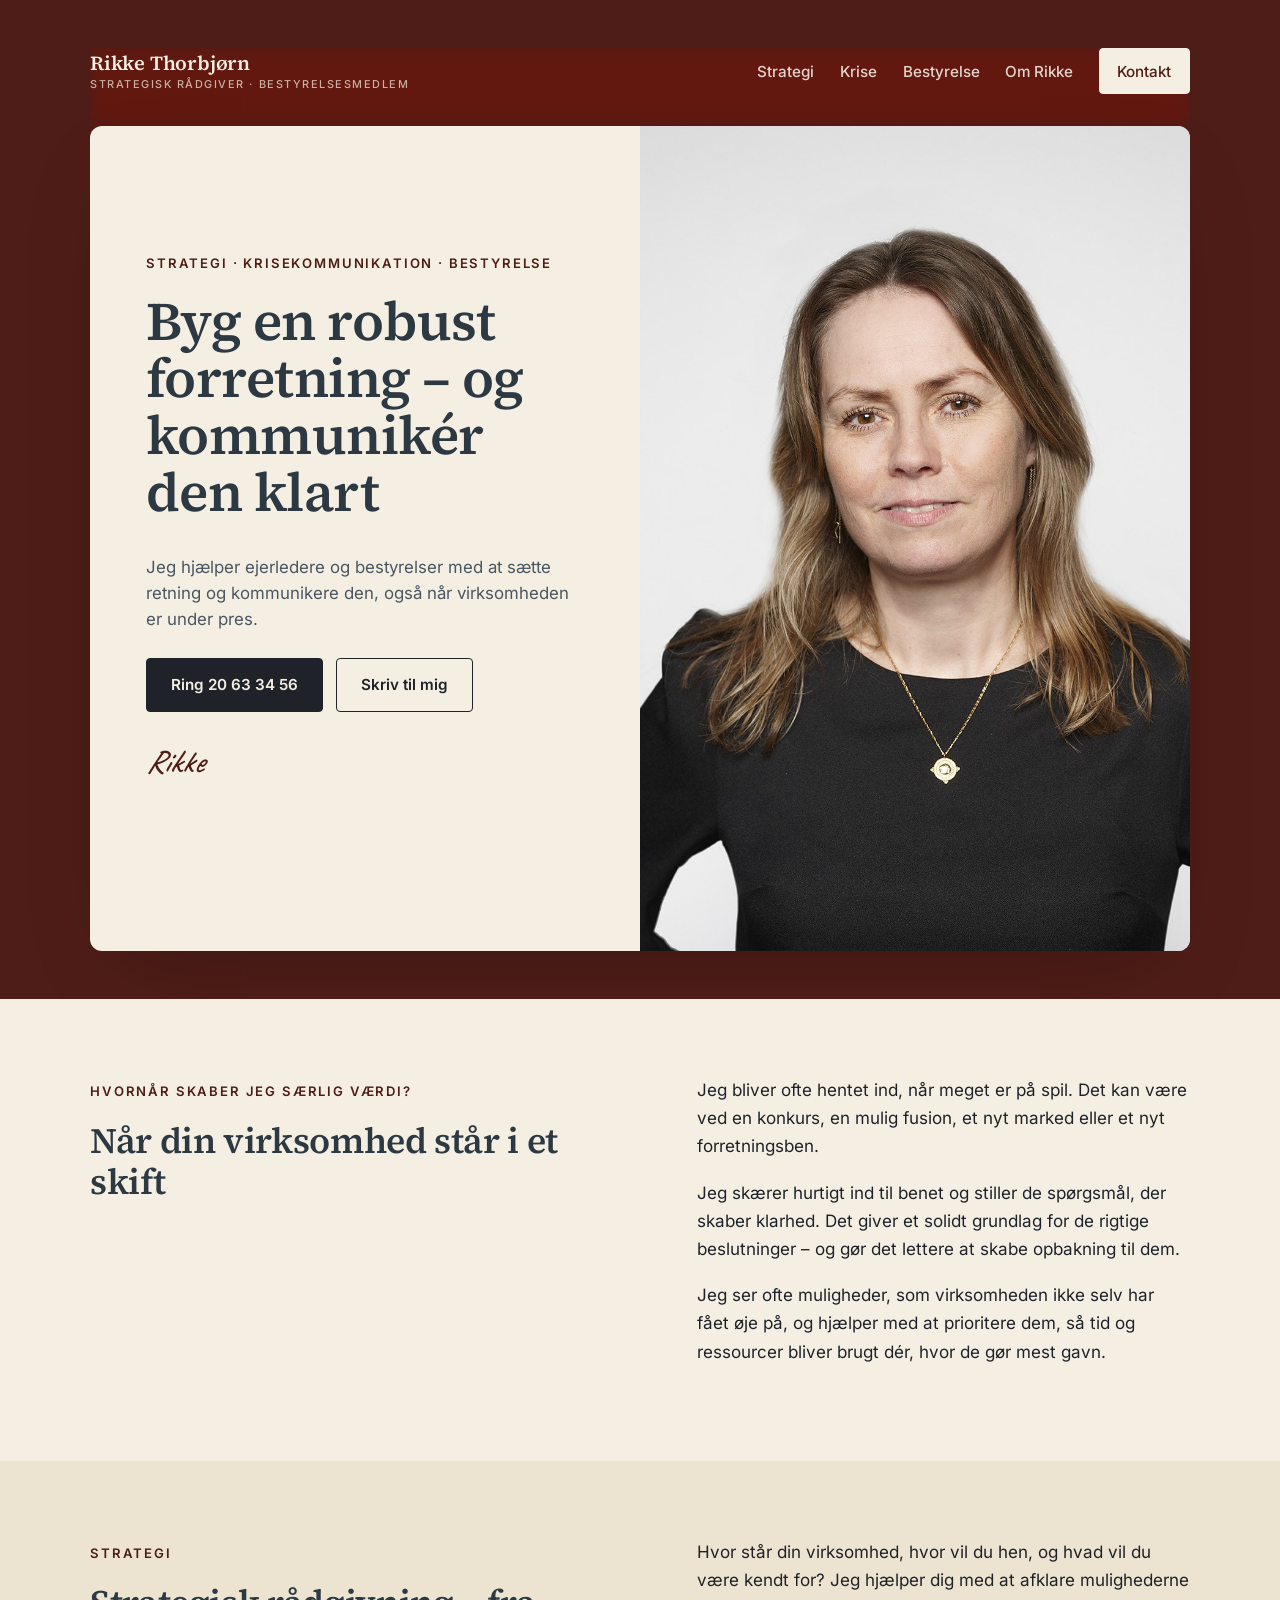
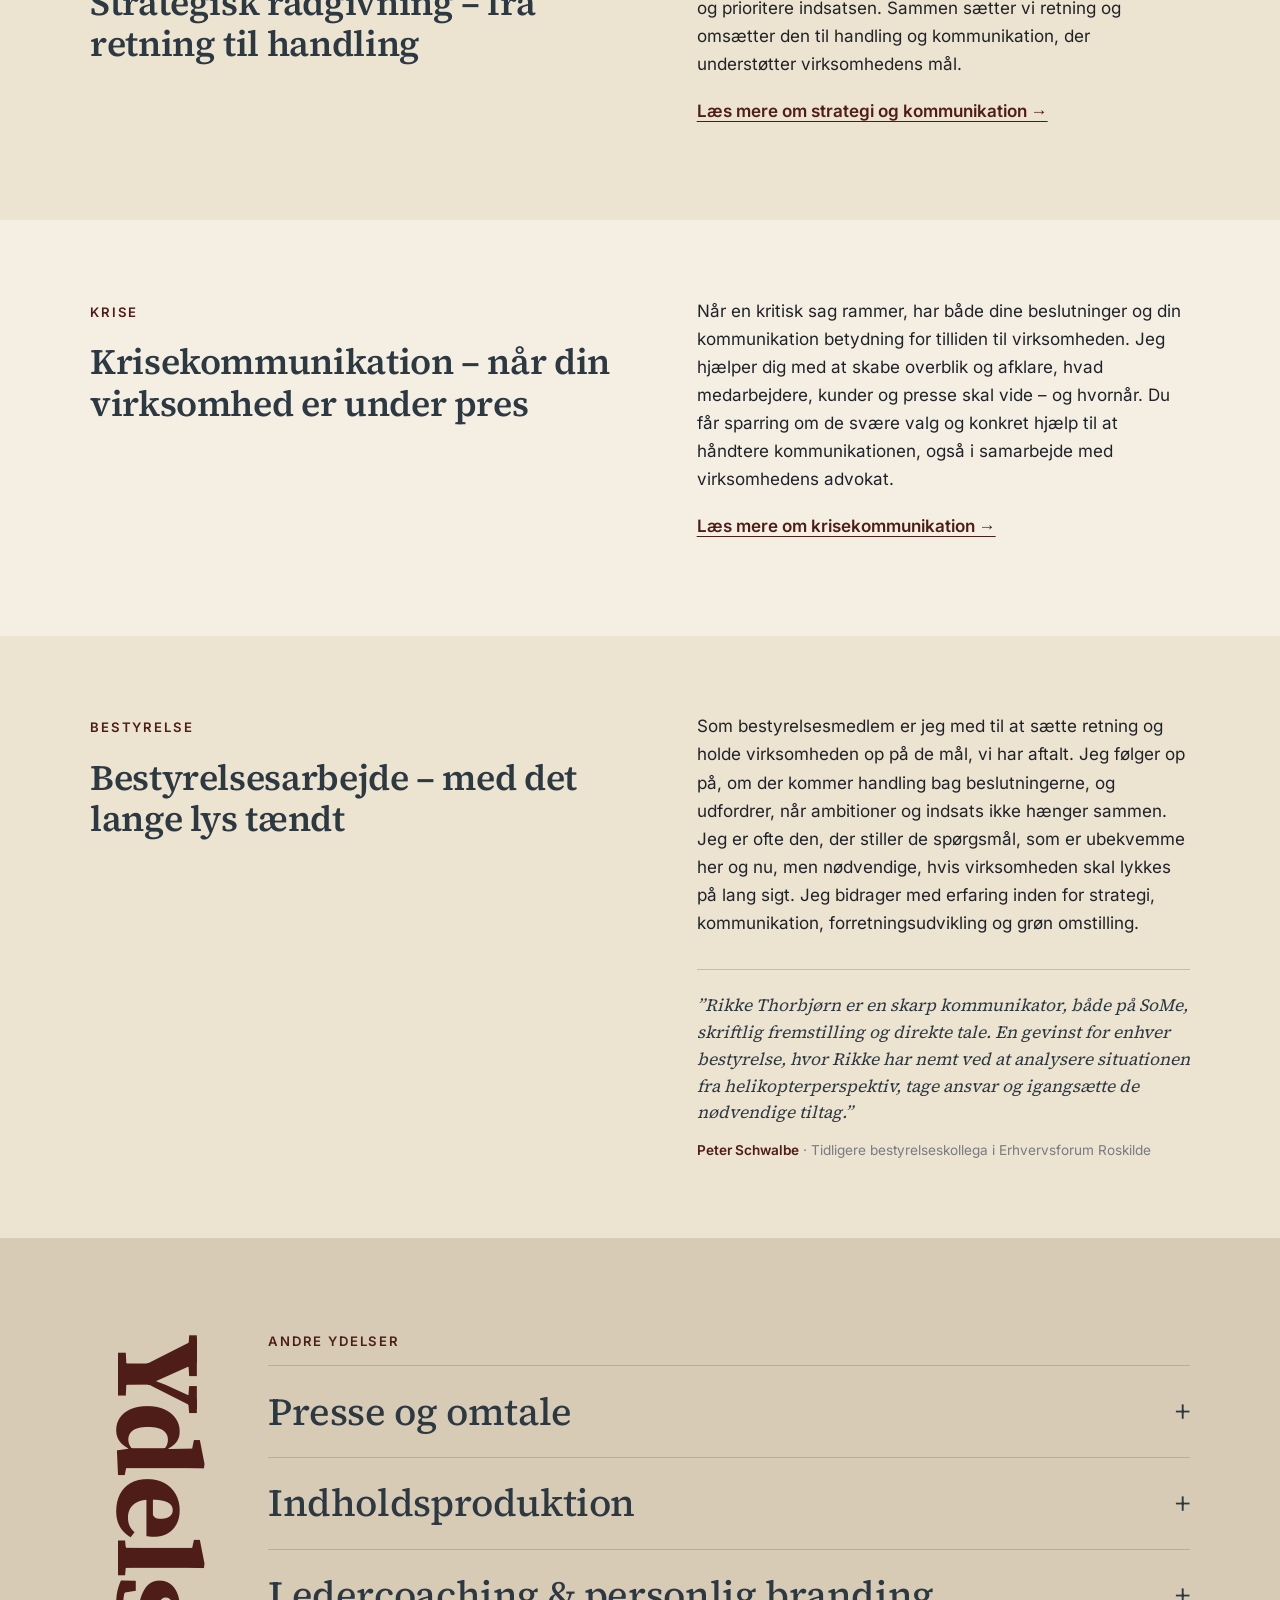
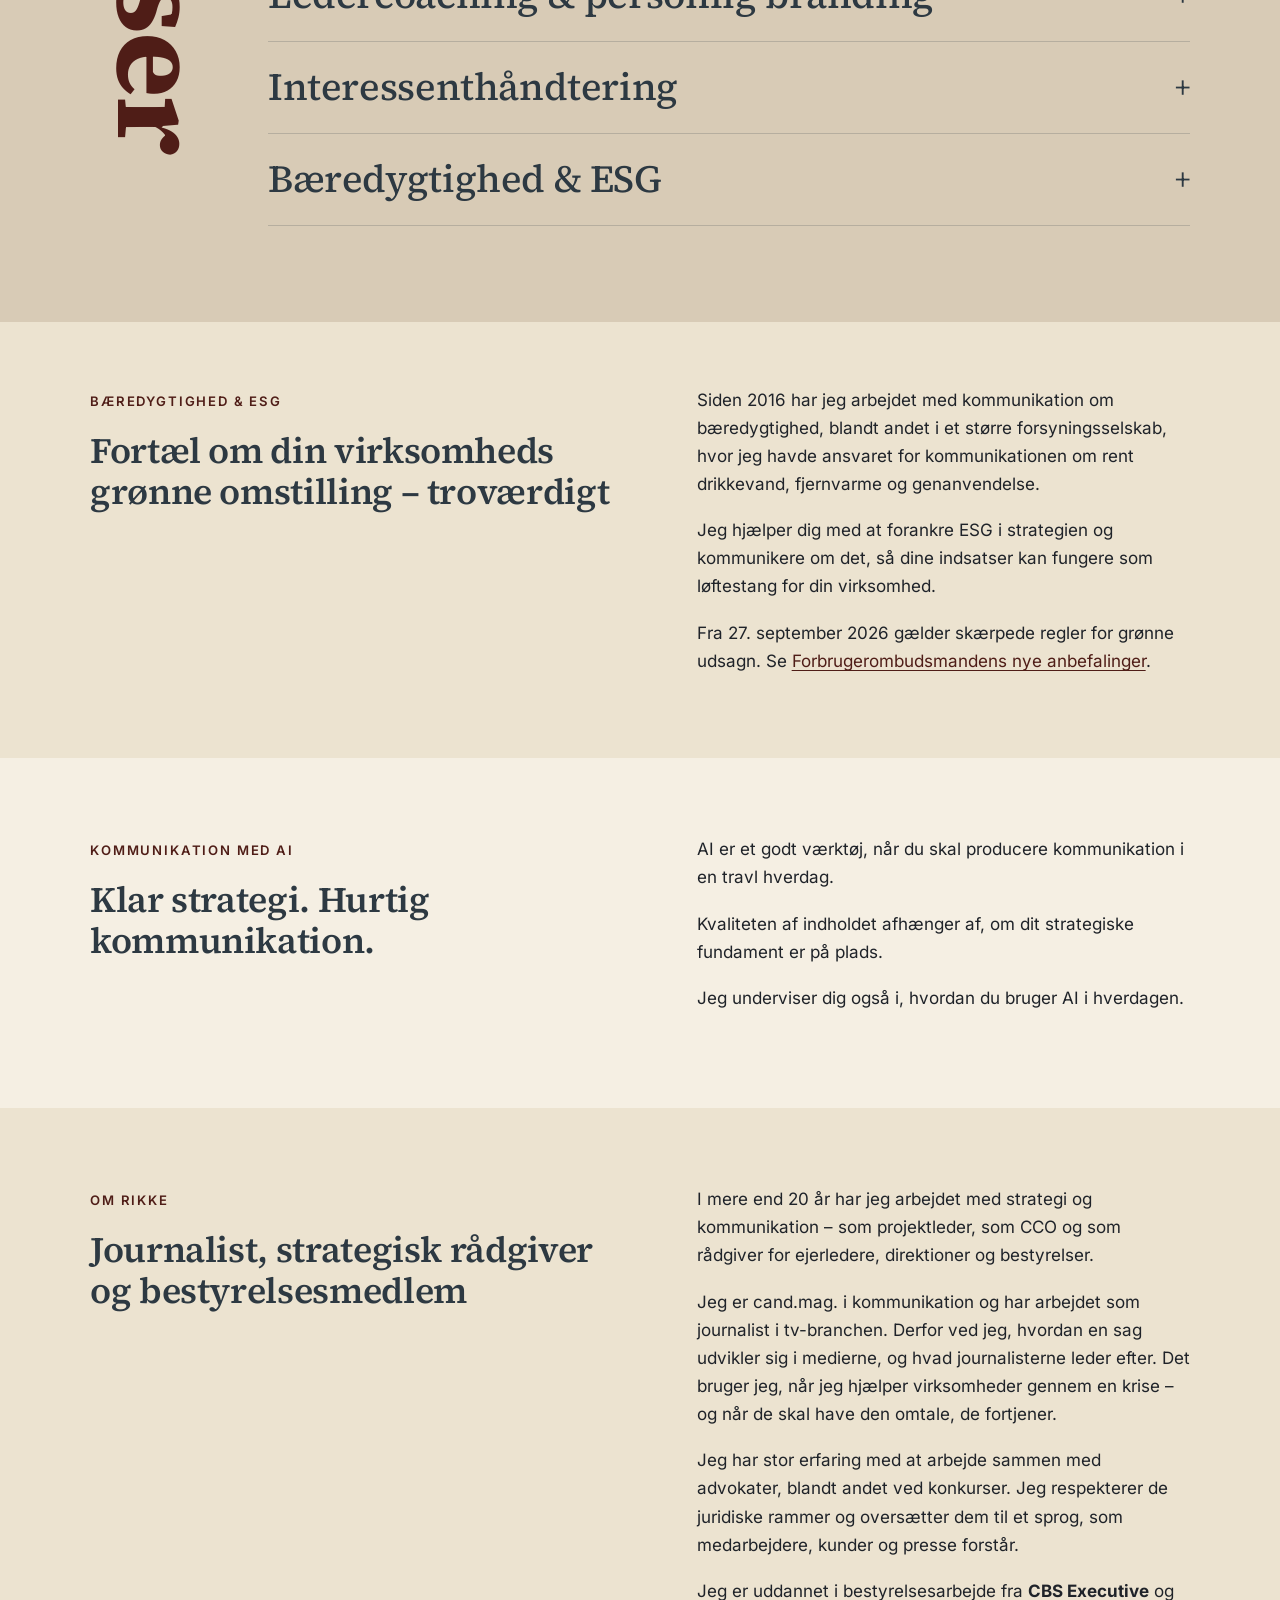
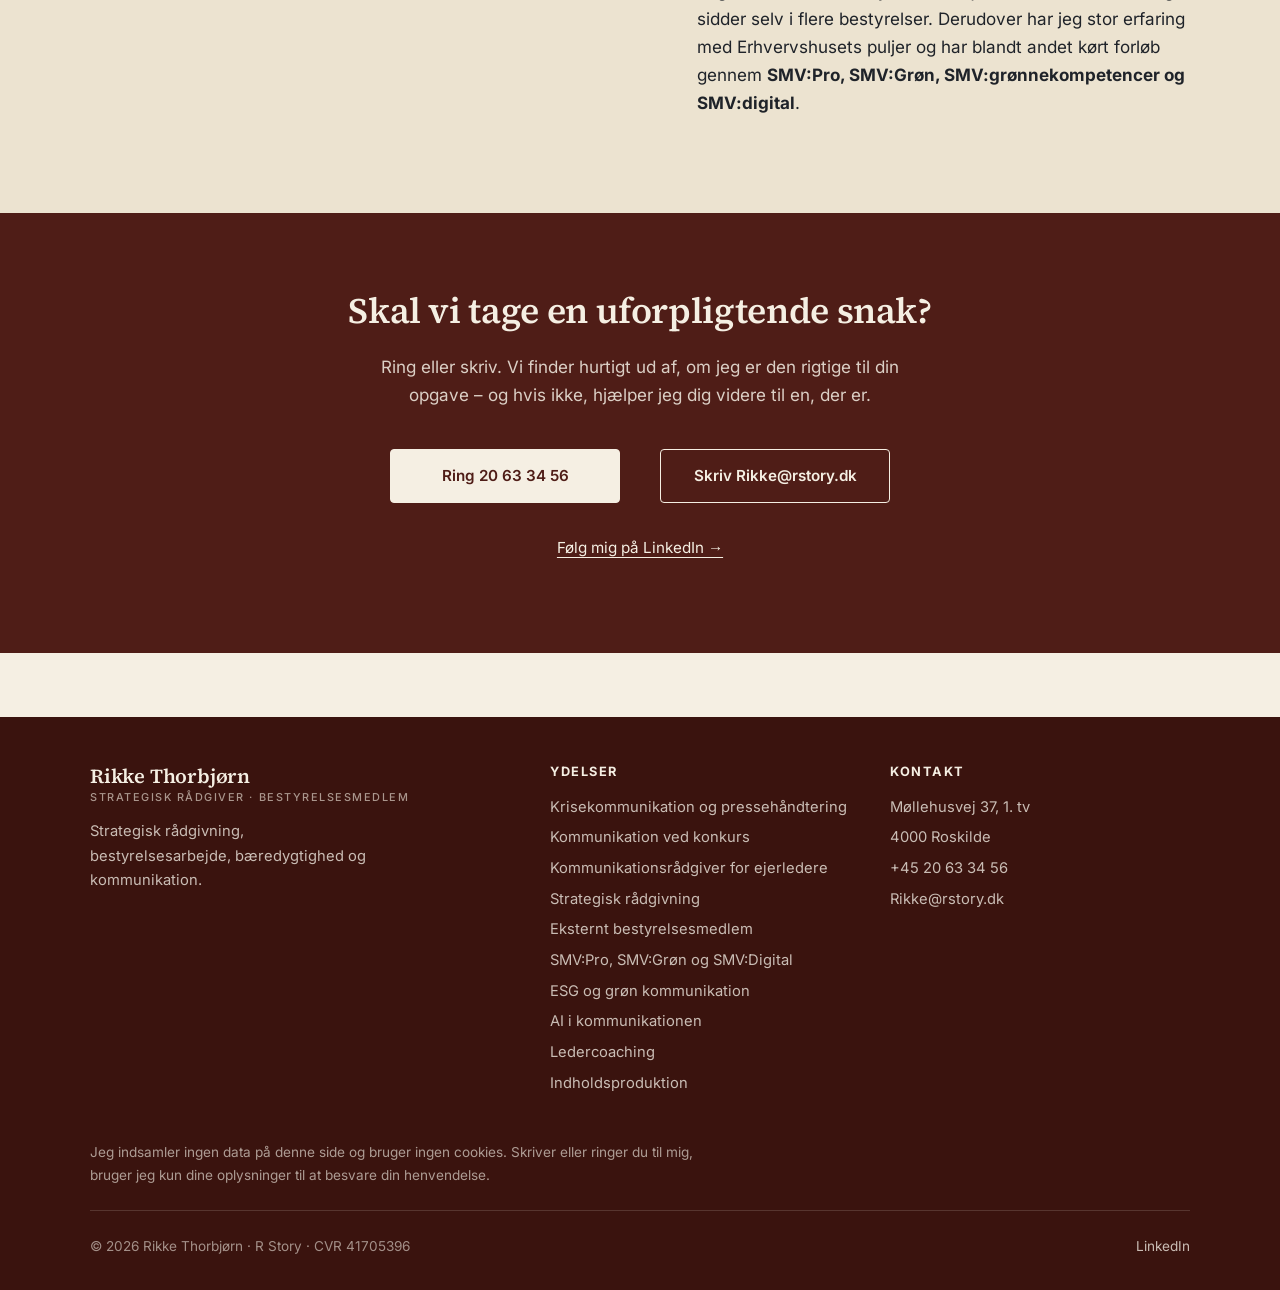
<file: index.html>
<!DOCTYPE html>
<html lang="da">
<head>
<meta charset="UTF-8">
<meta name="viewport" content="width=device-width, initial-scale=1.0">
<title>Rikke Thorbjørn – Kommunikationsrådgiver · Krisekommunikation · Bestyrelse</title>
<meta name="description" content="Kommunikationsrådgiver for ejerledere og bestyrelser. Strategi, krise- og pressehåndtering og kommunikation, der skaber retning og opbakning – også når virksomheden er under pres.">
<meta name="robots" content="index, follow">
<link rel="canonical" href="https://rstory.dk/">
<meta property="og:title" content="Rikke Thorbjørn – Kommunikationsrådgiver · Krisekommunikation · Bestyrelse">
<meta property="og:url" content="https://rstory.dk/">
<meta property="og:image" content="https://rstory.dk/images/rikke-portrait.jpg">
<meta property="og:image:alt" content="Rikke Thorbjørn, kommunikationsrådgiver">
<meta property="og:description" content="Jeg hjælper ejerledere og bestyrelser med at sætte retning og kommunikere den – også når virksomheden er under pres.">
<meta property="og:type" content="website">
<meta property="og:locale" content="da_DK">
<style>
@font-face{font-family:'Inter';font-style:normal;font-weight:400;font-display:swap;src:url(fonts/inter-latin-400-normal.woff2) format('woff2')}
@font-face{font-family:'Inter';font-style:normal;font-weight:500;font-display:swap;src:url(fonts/inter-latin-500-normal.woff2) format('woff2')}
@font-face{font-family:'Inter';font-style:normal;font-weight:600;font-display:swap;src:url(fonts/inter-latin-600-normal.woff2) format('woff2')}
@font-face{font-family:'Inter';font-style:normal;font-weight:700;font-display:swap;src:url(fonts/inter-latin-700-normal.woff2) format('woff2')}
@font-face{font-family:'Source Serif 4';font-style:normal;font-weight:400;font-display:swap;src:url(fonts/source-serif-4-latin-400-normal.woff2) format('woff2')}
@font-face{font-family:'Source Serif 4';font-style:normal;font-weight:500;font-display:swap;src:url(fonts/source-serif-4-latin-500-normal.woff2) format('woff2')}
@font-face{font-family:'Source Serif 4';font-style:normal;font-weight:600;font-display:swap;src:url(fonts/source-serif-4-latin-600-normal.woff2) format('woff2')}
@font-face{font-family:'Source Serif 4';font-style:normal;font-weight:700;font-display:swap;src:url(fonts/source-serif-4-latin-700-normal.woff2) format('woff2')}
@font-face{font-family:'Caveat';font-style:normal;font-weight:500;font-display:swap;src:url(fonts/caveat-latin-500-normal.woff2) format('woff2')}
@font-face{font-family:'Caveat';font-style:normal;font-weight:600;font-display:swap;src:url(fonts/caveat-latin-600-normal.woff2) format('woff2')}
</style>
<link rel="stylesheet" href="styles.css">
<script type="application/ld+json">
{
  "@context": "https://schema.org",
  "@type": "Person",
  "name": "Rikke Thorbjørn",
  "jobTitle": "Kommunikationsrådgiver og bestyrelsesmedlem",
  "description": "Kommunikationsrådgiver for ejerledere og bestyrelser. Strategi, krisekommunikation, pressehåndtering og kommunikation – også når virksomheden er under pres.",
  "url": "https://rstory.dk/",
  "image": "https://rstory.dk/images/rikke-portrait.jpg",
  "telephone": "+45 20 63 34 56",
  "email": "Rikke@rstory.dk",
  "address": {
    "@type": "PostalAddress",
    "streetAddress": "Møllehusvej 37, 1. tv",
    "addressLocality": "Roskilde",
    "postalCode": "4000",
    "addressCountry": "DK"
  },
  "worksFor": {
    "@type": "Organization",
    "name": "R Story",
    "taxID": "41705396",
    "url": "https://rstory.dk/"
  },
  "alumniOf": {
    "@type": "EducationalOrganization",
    "name": "Copenhagen Business School (CBS)"
  },
  "areaServed": "Danmark",
  "knowsAbout": [
    "Krisekommunikation",
    "Pressehåndtering",
    "Kommunikation ved konkurs",
    "Kommunikationsstrategi",
    "Strategisk rådgivning",
    "Bestyrelsesarbejde",
    "ESG",
    "Grøn kommunikation",
    "Ledercoaching",
    "Personlig branding",
    "Indholdsproduktion",
    "AI i kommunikation",
    "SMV:Pro",
    "SMV:Grøn",
    "SMV:Digital"
  ],
  "sameAs": [
    "https://www.linkedin.com/in/rikke-thorbj%C3%B8rn/"
  ]
}
</script>
<style>
.pillar details > summary{list-style:none;cursor:pointer;display:flex;align-items:center;justify-content:space-between;gap:1rem;padding:1.4rem 0;color:var(--teal);font-family:'Source Serif 4',serif;font-size:clamp(1.25rem,3.5vw,2.4rem);font-weight:500;letter-spacing:-.01em;line-height:1.2;transition:padding .25s ease,color .25s ease}
.pillar details > summary::-webkit-details-marker{display:none}
.pillar details > summary:hover{padding-left:1rem;color:var(--burgundy)}
.pillar details > summary:focus-visible{outline:2px solid var(--burgundy);outline-offset:4px}
.pillar details .pillar__arrow{transition:transform .25s ease;font-weight:300}
.pillar details[open] .pillar__arrow{transform:rotate(45deg)}
.pillars-title{font-family:'Inter',sans-serif;font-size:.82rem;font-weight:600;letter-spacing:.14em;text-transform:uppercase;color:var(--accent);margin:0 0 1rem}
.mini-quote{margin:2rem 0 0;padding:1.4rem 0 0;border-top:1px solid var(--taupe-deep)}
.mini-quote blockquote{margin:0 0 .8rem;font-family:'Source Serif 4',serif;font-style:italic;font-size:1.08rem;line-height:1.55;color:var(--teal)}
.mini-quote figcaption{font-size:.85rem;color:var(--muted)}
.mini-quote figcaption strong{color:var(--burgundy);font-weight:600}
.subservices{list-style:none;margin:0 0 1.6rem;padding:0 0 0 clamp(0rem,2vw,1rem);display:grid;gap:.4rem}
.subservices a,.subservices div{display:block;padding:.8rem 1rem;border-radius:6px;background:rgba(245,239,227,.55);text-decoration:none;color:var(--ink);transition:background .2s ease}
.subservices a:hover{background:var(--cream)}
.subservices strong{display:block;font-family:'Source Serif 4',serif;font-size:1.15rem;font-weight:600;color:var(--teal)}

.subservices span{display:block;font-size:.92rem;color:var(--ink-soft)}
.pillar .subservices a{display:block;padding:.8rem 1rem;font-family:'Inter',sans-serif;font-size:1rem;font-weight:400;letter-spacing:0;line-height:1.6;color:var(--ink)}
.pillar .subservices a:hover{padding-left:1rem;background:var(--cream);color:var(--ink)}
.pillar .subservices a strong::after{content:" →";color:var(--burgundy)}
.hero-card__text h1{max-width:16ch}
</style>
<style>
/* Blød bevægelse ved scroll */
.js-reveal .rv{opacity:0;transform:translateY(22px);transition:opacity .8s ease,transform .8s cubic-bezier(.2,.7,.2,1)}
.js-reveal .rv.rv-in{opacity:1;transform:none}
.js-reveal .rv-d1{transition-delay:.12s}
.js-reveal .rv-d2{transition-delay:.24s}
@media (prefers-reduced-motion: reduce){.js-reveal .rv{opacity:1;transform:none;transition:none}}
</style>
</head>
<body>

<!-- BURGUNDY HERO with logo + nav inside -->
<section class="hero--burgundy">
  <div class="container">
    <header class="site-header" style="background:transparent; position:static; border:0;">
      <div class="site-header__inner" style="padding:0 0 2rem;">
        <a href="index.html" class="brand" aria-label="Rikke Thorbjørn - forside"><span class="brand__name">Rikke Thorbjørn</span><span class="brand__sub">Strategisk rådgiver · Bestyrelsesmedlem</span></a>
        <nav class="nav" aria-label="Primær navigation">
          <a href="strategi.html" style="color:rgba(250,246,236,.85);">Strategi</a>
          <a href="krisekommunikation.html" style="color:rgba(250,246,236,.85);">Krise</a>
          <a href="#bestyrelse" style="color:rgba(250,246,236,.85);">Bestyrelse</a>
          <a href="#om" style="color:rgba(250,246,236,.85);">Om Rikke</a>
          <a href="#kontakt" class="btn btn--small" style="background:var(--cream); color:var(--accent); border-color:var(--cream);">Kontakt</a>
        </nav>
      </div>
    </header>

    <div class="hero-card">
      <div class="hero-card__text">
        <span class="eyebrow" style="color:var(--accent);">Strategi · Krisekommunikation · Bestyrelse</span>
        <h1>Byg en robust forretning – og kommunikér den klart</h1>
        <p class="hero__lede">
          Jeg hjælper ejerledere og bestyrelser med at sætte retning og kommunikere den, også når virksomheden er under pres.
        </p>
        <div class="hero__ctas">
          <a href="tel:+4520633456" class="btn">Ring 20 63 34 56</a>
          <a href="mailto:Rikke@rstory.dk" class="btn btn--ghost">Skriv til mig</a>
        </div>
        <p class="signature" style="margin-top:1.5rem;">Rikke</p>
      </div>
      <div class="hero-card__image">
        <img src="images/rikke-portrait.jpg" alt="Rikke Thorbjørn, kommunikationsrådgiver og bestyrelsesmedlem">
      </div>
    </div>
  </div>
</section>

<main>

  <!-- VÆRDIER -->
  <section style="background:var(--cream); padding: clamp(3.5rem, 6vw, 5.5rem) 0;">
    <div class="container two-col">
      <div>
        <span class="eyebrow">Hvornår skaber jeg særlig værdi?</span>
        <h2>Når din virksomhed står i et skift</h2>
      </div>
      <div>
        <p>Jeg bliver ofte hentet ind, når meget er på spil. Det kan være ved en konkurs, en mulig fusion, et nyt marked eller et nyt forretningsben.</p>
        <p>Jeg skærer hurtigt ind til benet og stiller de spørgsmål, der skaber klarhed. Det giver et solidt grundlag for de rigtige beslutninger – og gør det lettere at skabe opbakning til dem.</p>
        <p>Jeg ser ofte muligheder, som virksomheden ikke selv har fået øje på, og hjælper med at prioritere dem, så tid og ressourcer bliver brugt dér, hvor de gør mest gavn.</p>
      </div>
    </div>
  </section>

  <!-- STRATEGI -->
  <section style="background:var(--cream-warm); padding: clamp(3.5rem, 6vw, 5.5rem) 0;">
    <div class="container two-col">
      <div>
        <span class="eyebrow">Strategi</span>
        <h2>Strategisk rådgivning – fra retning til handling</h2>
      </div>
      <div>
        <p>Hvor står din virksomhed, hvor vil du hen, og hvad vil du være kendt for? Jeg hjælper dig med at afklare mulighederne og prioritere indsatsen. Sammen sætter vi retning og omsætter den til handling og kommunikation, der understøtter virksomhedens mål.</p>
        <p><a href="strategi.html" style="color:var(--burgundy); font-weight:600; text-underline-offset:4px;">Læs mere om strategi og kommunikation →</a></p>
      </div>
    </div>
  </section>

  <!-- KRISE -->
  <section style="background:var(--cream); padding: clamp(3.5rem, 6vw, 5.5rem) 0;">
    <div class="container two-col">
      <div>
        <span class="eyebrow">Krise</span>
        <h2>Krisekommunikation – når din virksomhed er under pres</h2>
      </div>
      <div>
        <p>Når en kritisk sag rammer, har både dine beslutninger og din kommunikation betydning for tilliden til virksomheden. Jeg hjælper dig med at skabe overblik og afklare, hvad medarbejdere, kunder og presse skal vide – og hvornår. Du får sparring om de svære valg og konkret hjælp til at håndtere kommunikationen, også i samarbejde med virksomhedens advokat.</p>
        <p><a href="krisekommunikation.html" style="color:var(--burgundy); font-weight:600; text-underline-offset:4px;">Læs mere om krisekommunikation →</a></p>
      </div>
    </div>
  </section>

  <!-- BESTYRELSE -->
  <section id="bestyrelse" style="background:var(--cream-warm); padding: clamp(3.5rem, 6vw, 5.5rem) 0;">
    <div class="container two-col">
      <div>
        <span class="eyebrow">Bestyrelse</span>
        <h2>Bestyrelsesarbejde – med det lange lys tændt</h2>
      </div>
      <div>
        <p>Som bestyrelsesmedlem er jeg med til at sætte retning og holde virksomheden op på de mål, vi har aftalt. Jeg følger op på, om der kommer handling bag beslutningerne, og udfordrer, når ambitioner og indsats ikke hænger sammen. Jeg er ofte den, der stiller de spørgsmål, som er ubekvemme her og nu, men nødvendige, hvis virksomheden skal lykkes på lang sigt. Jeg bidrager med erfaring inden for strategi, kommunikation, forretningsudvikling og grøn omstilling.</p>
        <figure class="mini-quote">
          <blockquote>”Rikke Thorbjørn er en skarp kommunikator, både på SoMe, skriftlig fremstilling og direkte tale. En gevinst for enhver bestyrelse, hvor Rikke har nemt ved at analysere situationen fra helikopterperspektiv, tage ansvar og igangsætte de nødvendige tiltag.”</blockquote>
          <figcaption><strong>Peter Schwalbe</strong> · Tidligere bestyrelseskollega i Erhvervsforum Roskilde</figcaption>
        </figure>
      </div>
    </div>
  </section>

  <!-- ANDRE YDELSER -->
  <section id="ydelser" class="pillars-section">
    <div class="container">
      <div class="pillars-section__inner">
        <h2 class="pillars-section__label">Ydelser</h2>
        <div>
          <h3 class="pillars-title">Andre ydelser</h3>
        <ul class="pillars" role="list">
          <li class="pillar">
            <details>
              <summary>
                <span>Presse og omtale</span>
                <span class="pillar__arrow" aria-hidden="true">+</span>
              </summary>
              <ul class="subservices" role="list"><li><div><span>Pressestrategi og historier, der giver din virksomhed synlighed i medierne</span></div></li></ul>
            </details>
          </li>
          <li class="pillar">
            <details>
              <summary>
                <span>Indholdsproduktion</span>
                <span class="pillar__arrow" aria-hidden="true">+</span>
              </summary>
              <ul class="subservices" role="list"><li><div><span>Tekster, video og hjemmesider i høj kvalitet – hurtigt med AI</span></div></li></ul>
            </details>
          </li>
          <li class="pillar">
            <details>
              <summary>
                <span>Ledercoaching &amp; personlig branding</span>
                <span class="pillar__arrow" aria-hidden="true">+</span>
              </summary>
              <ul class="subservices" role="list"><li><div><span>Sparring om svære beslutninger, din rolle som leder, lederkommunikation og din personlige profil</span></div></li></ul>
            </details>
          </li>
          <li class="pillar">
            <details>
              <summary>
                <span>Interessenthåndtering</span>
                <span class="pillar__arrow" aria-hidden="true">+</span>
              </summary>
              <ul class="subservices" role="list"><li><div><span>Dialogen med kommune, myndigheder, naboer og investorer – fx ved større projekter og forandringer</span></div></li></ul>
            </details>
          </li>
          <li class="pillar">
            <details>
              <summary>
                <span>Bæredygtighed &amp; ESG</span>
                <span class="pillar__arrow" aria-hidden="true">+</span>
              </summary>
              <ul class="subservices" role="list"><li><div><strong>ESG-rapportering</strong><span>ESG som strategi og kommunikation</span></div></li><li><div><strong>Grøn kommunikation</strong><span>Troværdig kommunikation om bæredygtighed – uden greenwashing</span></div></li></ul>
            </details>
          </li>
        </ul>
        </div>
      </div>
    </div>
  </section>

  <!-- ESG TEASER -->
  <section style="background:var(--cream-warm); padding: clamp(3rem, 5vw, 4.5rem) 0;">
    <div class="container two-col">
      <div>
        <span class="eyebrow">Bæredygtighed &amp; ESG</span>
        <h2>Fortæl om din virksomheds grønne omstilling – troværdigt</h2>
      </div>
      <div>
        <p>Siden 2016 har jeg arbejdet med kommunikation om bæredygtighed, blandt andet i et større forsyningsselskab, hvor jeg havde ansvaret for kommunikationen om rent drikkevand, fjernvarme og genanvendelse.</p>
        <p>Jeg hjælper dig med at forankre ESG i strategien og kommunikere om det, så dine indsatser kan fungere som løftestang for din virksomhed.</p>
        <p>Fra 27. september 2026 gælder skærpede regler for grønne udsagn. Se <a href="https://forbrugerombudsmanden.dk/publikationer/retningslinjer-og-vejledninger/vejledninger-longreads/20260904-virksomheders-miljoemarkedsfoering-forbrugerombudsmandens-anbefalinger" target="_blank" rel="noopener" style="color:var(--burgundy); text-underline-offset:3px;">Forbrugerombudsmandens nye anbefalinger</a>.</p>
      </div>
    </div>
  </section>

  <!-- AI -->
  <section style="background:var(--cream); padding: clamp(3.5rem, 6vw, 5.5rem) 0;">
    <div class="container two-col">
      <div>
        <span class="eyebrow">Kommunikation med AI</span>
        <h2>Klar strategi. Hurtig kommunikation.</h2>
      </div>
      <div>
        <p>AI er et godt værktøj, når du skal producere kommunikation i en travl hverdag.</p>
        <p>Kvaliteten af indholdet afhænger af, om dit strategiske fundament er på plads.</p>
        <p>Jeg underviser dig også i, hvordan du bruger AI i hverdagen.</p>
      </div>
    </div>
  </section>

  <!-- OM RIKKE -->
  <section id="om" style="background:var(--cream-warm); padding: clamp(3.5rem, 6vw, 5.5rem) 0;">
    <div class="container two-col">
      <div>
        <span class="eyebrow">Om Rikke</span>
        <h2>Journalist, strategisk rådgiver og bestyrelsesmedlem</h2>
      </div>
      <div>
        <p>I mere end 20 år har jeg arbejdet med strategi og kommunikation – som projektleder, som CCO og som rådgiver for ejerledere, direktioner og bestyrelser.</p>
        <p>Jeg er cand.mag. i kommunikation og har arbejdet som journalist i tv-branchen. Derfor ved jeg, hvordan en sag udvikler sig i medierne, og hvad journalisterne leder efter. Det bruger jeg, når jeg hjælper virksomheder gennem en krise – og når de skal have den omtale, de fortjener.</p>
        <p>Jeg har stor erfaring med at arbejde sammen med advokater, blandt andet ved konkurser. Jeg respekterer de juridiske rammer og oversætter dem til et sprog, som medarbejdere, kunder og presse forstår.</p>
        <p>Jeg er uddannet i bestyrelsesarbejde fra <strong>CBS Executive</strong> og sidder selv i flere bestyrelser. Derudover har jeg stor erfaring med Erhvervshusets puljer og har blandt andet kørt forløb gennem <strong>SMV:Pro, SMV:Grøn, SMV:grønnekompetencer og SMV:digital</strong>.</p>
      </div>
    </div>
  </section>

  <!-- CTA -->
  <section id="kontakt" class="cta-burgundy">
    <div class="container" style="text-align:center;">
      <h2>Skal vi tage en uforpligtende snak?</h2>
      <p style="max-width:50ch; margin:0 auto 2rem;">Ring eller skriv. Vi finder hurtigt ud af, om jeg er den rigtige til din opgave – og hvis ikke, hjælper jeg dig videre til en, der er.</p>
      <div style="display:flex; flex-wrap:wrap; justify-content:center; gap:1.5rem 2.5rem; margin-top:2.5rem;">
        <a href="tel:+4520633456" class="btn" style="min-width:230px; text-align:center;">Ring 20 63 34 56</a>
        <a href="mailto:Rikke@rstory.dk" class="btn btn--ghost" style="min-width:230px; text-align:center; background:transparent; color:var(--cream); border-color:var(--cream);">Skriv Rikke@rstory.dk</a>
      </div>
      <p style="margin-top:2rem; font-size:.95rem;"><a href="https://www.linkedin.com/in/rikke-thorbj%C3%B8rn/" style="color:var(--cream); text-underline-offset:4px;">Følg mig på LinkedIn →</a></p>
    </div>
  </section>

</main>

<footer class="footer footer--burgundy">
  <div class="container">
    <div class="footer__grid">
      <div>
        <a href="index.html" class="brand" aria-label="Rikke Thorbjørn - forside"><span class="brand__name">Rikke Thorbjørn</span><span class="brand__sub">Strategisk rådgiver · Bestyrelsesmedlem</span></a>
        <p style="margin-top:1rem;max-width:32ch;">Strategisk rådgivning, bestyrelsesarbejde, bæredygtighed og kommunikation.</p>
      </div>
      <div>
        <h4>Ydelser</h4>
        <ul>
          <li>Krisekommunikation og pressehåndtering</li>
          <li>Kommunikation ved konkurs</li>
          <li>Kommunikationsrådgiver for ejerledere</li>
          <li>Strategisk rådgivning</li>
          <li>Eksternt bestyrelsesmedlem</li>
          <li>SMV:Pro, SMV:Grøn og SMV:Digital</li>
          <li>ESG og grøn kommunikation</li>
          <li>AI i kommunikationen</li>
          <li>Ledercoaching</li>
          <li>Indholdsproduktion</li>
        </ul>
      </div>
      <div>
        <h4>Kontakt</h4>
        <ul>
          <li>Møllehusvej 37, 1. tv</li>
          <li>4000 Roskilde</li>
          <li><a href="tel:+4520633456">+45 20 63 34 56</a></li>
          <li><a href="mailto:Rikke@rstory.dk">Rikke@rstory.dk</a></li>
        </ul>
      </div>
    </div>
    <p style="font-size:.85rem; color:rgba(250,246,236,.6); max-width:70ch; margin:0 0 1.5rem;">Jeg indsamler ingen data på denne side og bruger ingen cookies. Skriver eller ringer du til mig, bruger jeg kun dine oplysninger til at besvare din henvendelse.</p>
    <div class="footer__bottom">
      <span>© <span id="yr">2026</span> Rikke Thorbjørn · R Story · CVR 41705396</span>
      <span><a href="https://www.linkedin.com/in/rikke-thorbj%C3%B8rn/">LinkedIn</a></span>
    </div>
  </div>
</footer>

<script>document.getElementById('yr').textContent = new Date().getFullYear();</script>
<script>
(function(){
  if(!('IntersectionObserver' in window)) return;
  document.documentElement.classList.add('js-reveal');
  var sel=[
    ['main .eyebrow, .hero-card .eyebrow',''],
    ['h1, main h2, .pillar','']
  ];
  var els=[];
  sel.forEach(function(s){document.querySelectorAll(s[0]).forEach(function(el){
    if(el.closest('footer')||el.classList.contains('rv'))return;
    el.classList.add('rv'); if(s[1]) el.classList.add(s[1]); els.push(el);});});
  var io=new IntersectionObserver(function(entries){entries.forEach(function(e){
    if(e.isIntersecting){e.target.classList.add('rv-in'); io.unobserve(e.target);}});},
    {threshold:0.15, rootMargin:'0px 0px -40px 0px'});
  els.forEach(function(el){io.observe(el);});
})();
</script>
</body>
</html>
</file>
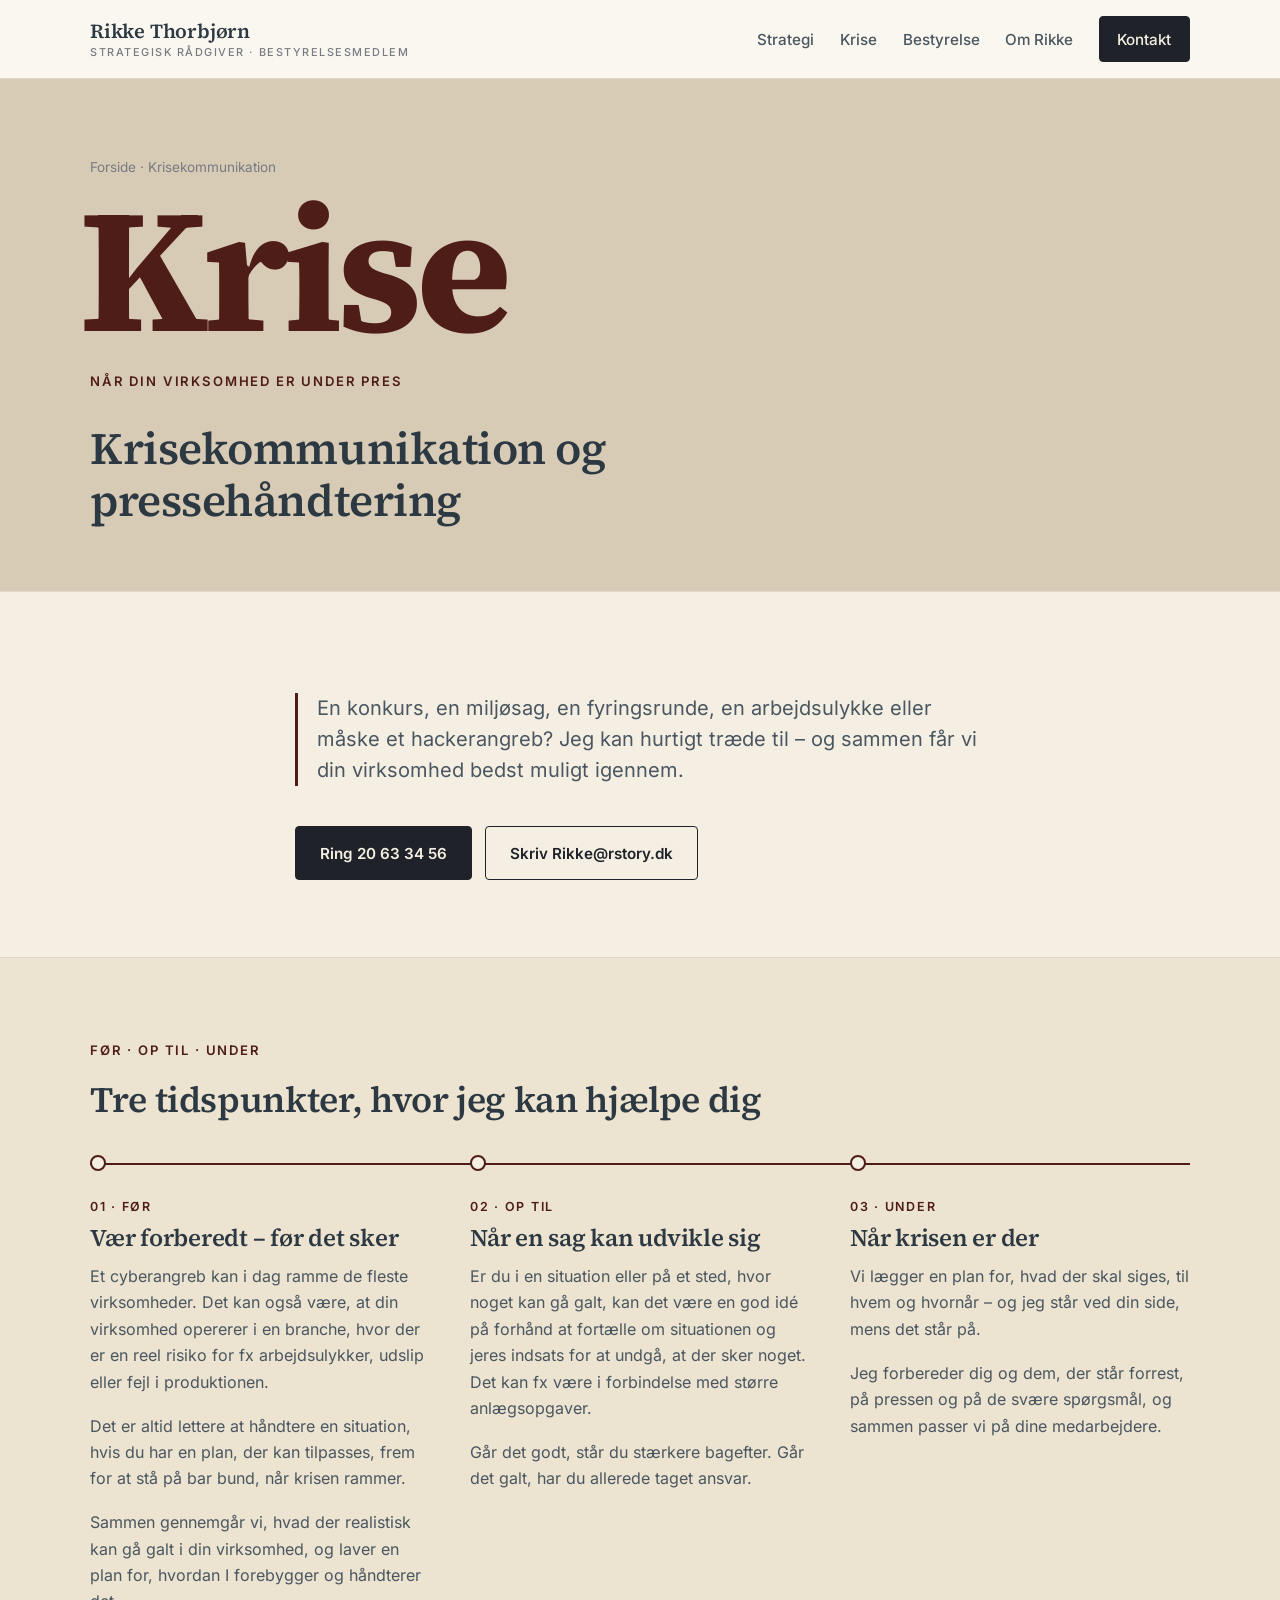
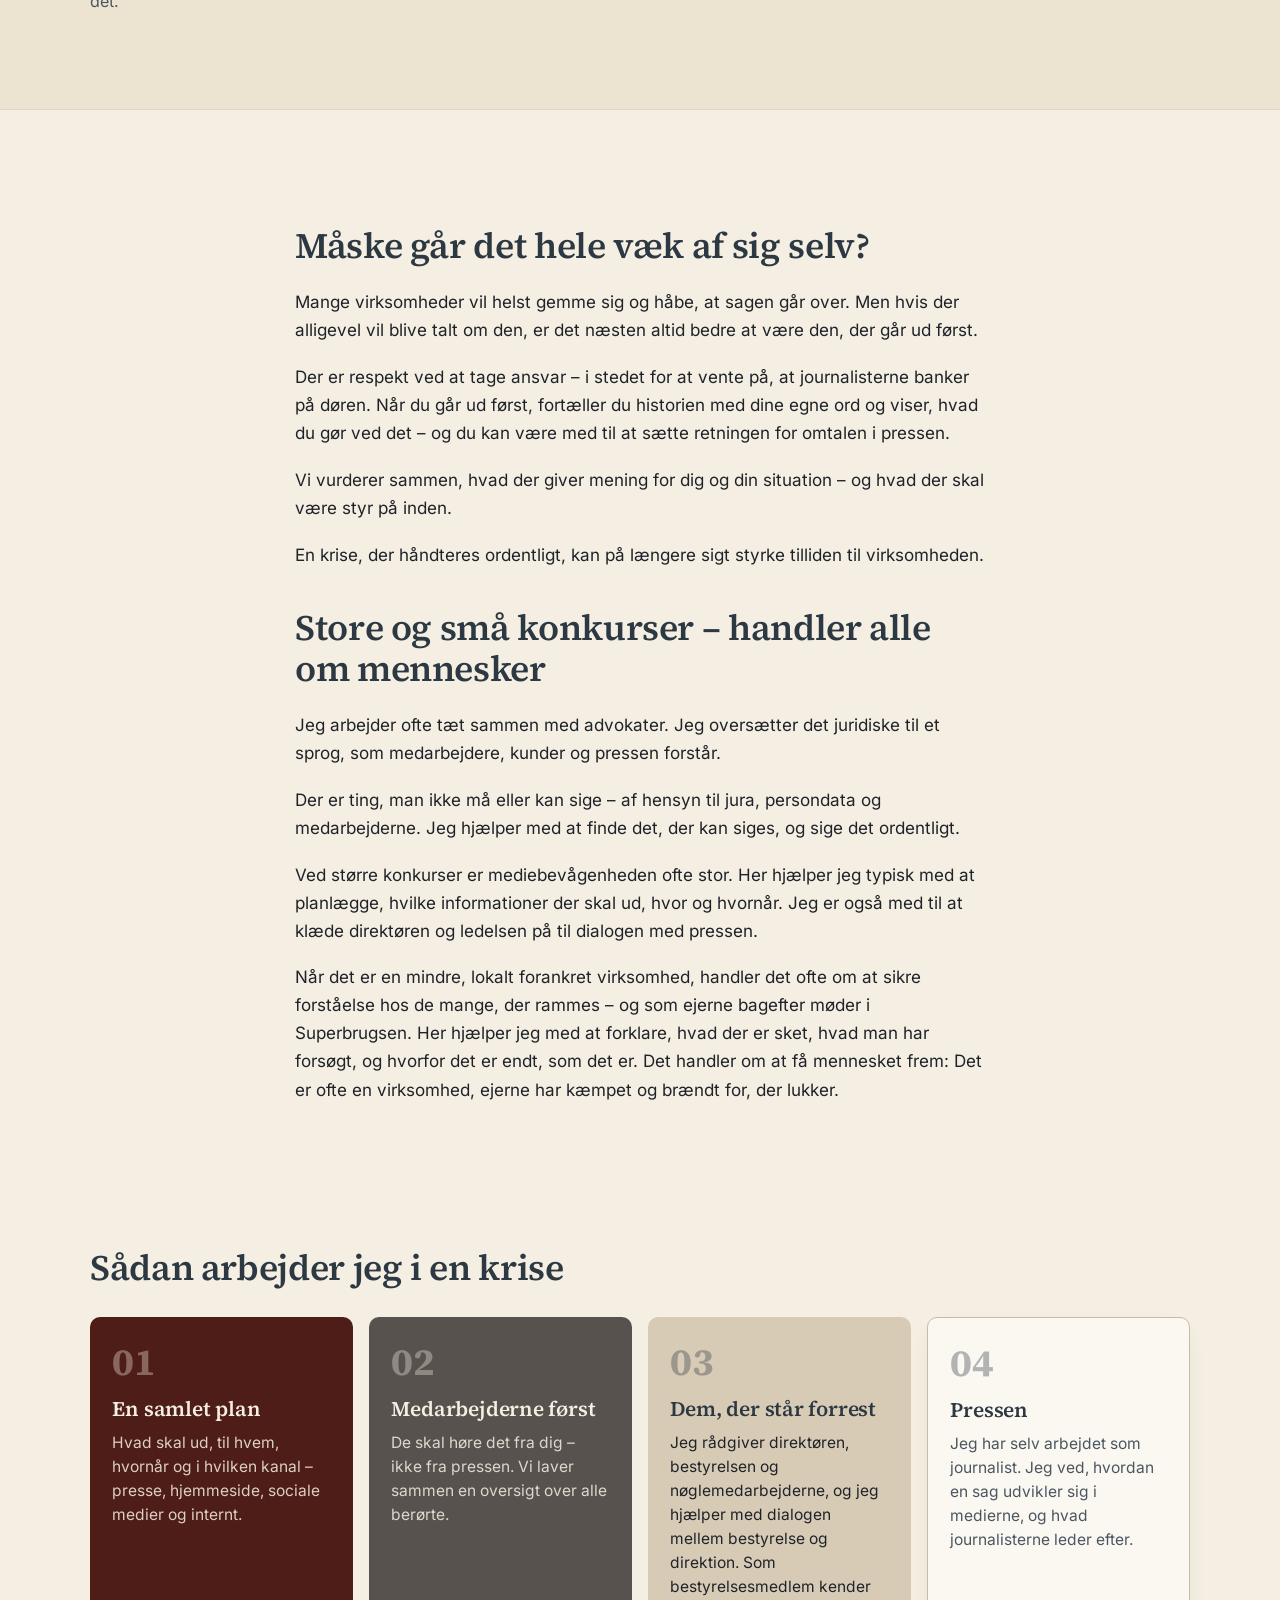
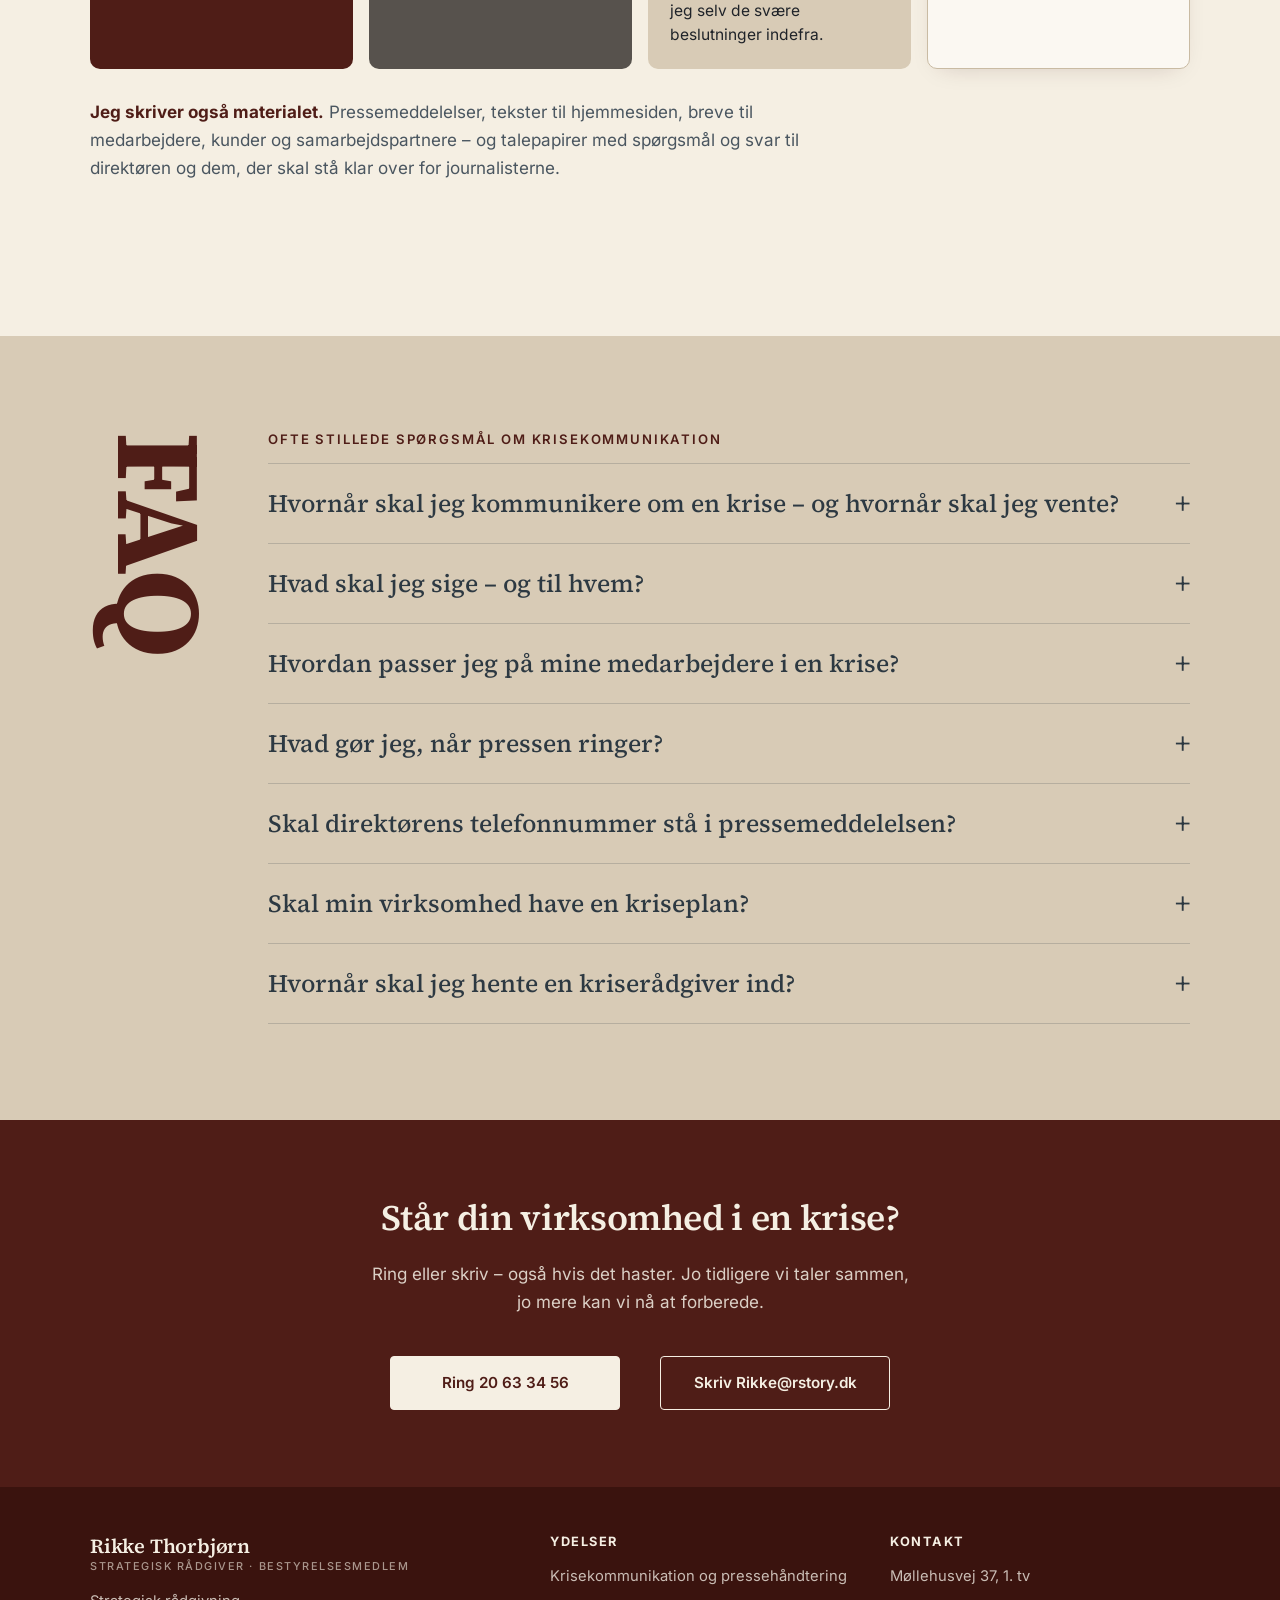
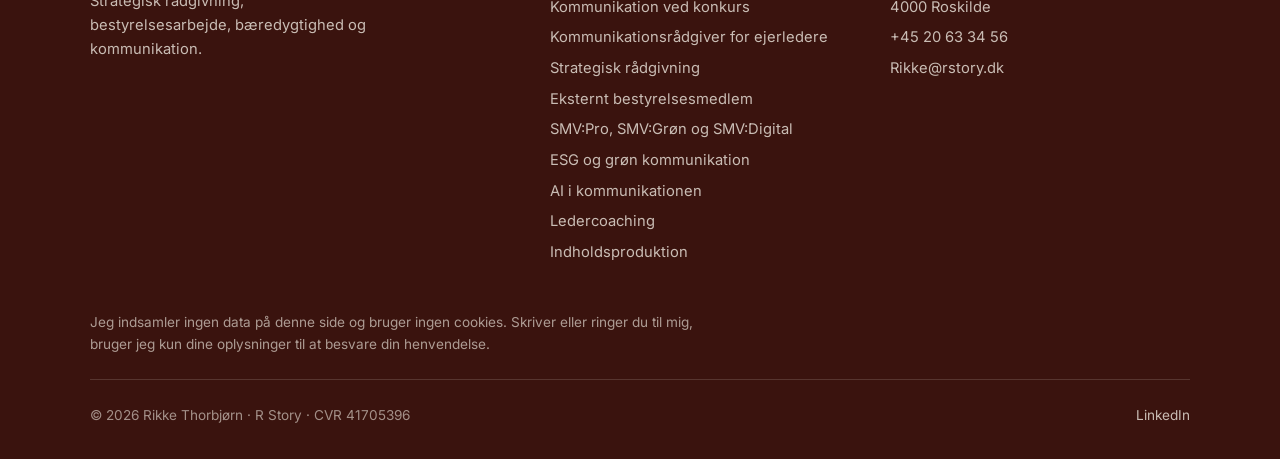
<file: krisekommunikation.html>
<!DOCTYPE html>
<html lang="da">
<head>
<meta charset="UTF-8">
<meta name="viewport" content="width=device-width, initial-scale=1.0">
<title>Krisekommunikation og pressehåndtering | Rikke Thorbjørn</title>
<meta name="description" content="Krisekommunikation og pressehåndtering for ejerledere og bestyrelser: kriseplaner, akut hjælp og kommunikation ved konkurs og rekonstruktion.">
<meta name="robots" content="index, follow">
<link rel="canonical" href="https://rstory.dk/krisekommunikation.html">
<meta property="og:title" content="Krisekommunikation og pressehåndtering | Rikke Thorbjørn">
<meta property="og:description" content="Når din virksomhed er under pres, hjælper jeg dig med at finde ud af, hvad der skal siges, til hvem og hvornår.">
<meta property="og:type" content="website">
<meta property="og:url" content="https://rstory.dk/krisekommunikation.html">
<meta property="og:image" content="https://rstory.dk/images/rikke-portrait.jpg">
<meta property="og:locale" content="da_DK">
<style>
@font-face{font-family:'Inter';font-style:normal;font-weight:400;font-display:swap;src:url(fonts/inter-latin-400-normal.woff2) format('woff2')}
@font-face{font-family:'Inter';font-style:normal;font-weight:500;font-display:swap;src:url(fonts/inter-latin-500-normal.woff2) format('woff2')}
@font-face{font-family:'Inter';font-style:normal;font-weight:600;font-display:swap;src:url(fonts/inter-latin-600-normal.woff2) format('woff2')}
@font-face{font-family:'Inter';font-style:normal;font-weight:700;font-display:swap;src:url(fonts/inter-latin-700-normal.woff2) format('woff2')}
@font-face{font-family:'Source Serif 4';font-style:normal;font-weight:400;font-display:swap;src:url(fonts/source-serif-4-latin-400-normal.woff2) format('woff2')}
@font-face{font-family:'Source Serif 4';font-style:normal;font-weight:500;font-display:swap;src:url(fonts/source-serif-4-latin-500-normal.woff2) format('woff2')}
@font-face{font-family:'Source Serif 4';font-style:normal;font-weight:600;font-display:swap;src:url(fonts/source-serif-4-latin-600-normal.woff2) format('woff2')}
@font-face{font-family:'Source Serif 4';font-style:normal;font-weight:700;font-display:swap;src:url(fonts/source-serif-4-latin-700-normal.woff2) format('woff2')}
@font-face{font-family:'Caveat';font-style:normal;font-weight:500;font-display:swap;src:url(fonts/caveat-latin-500-normal.woff2) format('woff2')}
@font-face{font-family:'Caveat';font-style:normal;font-weight:600;font-display:swap;src:url(fonts/caveat-latin-600-normal.woff2) format('woff2')}
</style>
<link rel="stylesheet" href="styles.css">
<script type="application/ld+json">
[
  {
    "@context": "https://schema.org",
    "@type": "Service",
    "name": "Krisekommunikation og pressehåndtering",
    "serviceType": "Krisekommunikation",
    "areaServed": "Danmark",
    "provider": {
      "@type": "Person",
      "name": "Rikke Thorbjørn",
      "url": "https://rstory.dk/",
      "telephone": "+45 20 63 34 56"
    }
  },
  {
    "@context": "https://schema.org",
    "@type": "FAQPage",
    "mainEntity": [
      {
        "@type": "Question",
        "name": "Hvornår skal jeg kommunikere om en krise – og hvornår skal jeg vente?",
        "acceptedAnswer": {
          "@type": "Answer",
          "text": "Hvis sagen alligevel kommer frem, er det næsten altid bedst at gå ud først. Så tager du ansvar, og du er med til at sætte dagsordenen. Men det er ikke altid rigtigt at tale med det samme – nogle gange skal fakta, jura eller de berørte på plads først. Det vurderer vi sammen."
        }
      },
      {
        "@type": "Question",
        "name": "Hvad skal jeg sige – og til hvem?",
        "acceptedAnswer": {
          "@type": "Answer",
          "text": "Start med dem, det går mest ud over: medarbejdere, kunder, samarbejdspartnere og de berørte. De skal høre det fra dig og ikke fra pressen. Fortæl, hvad der er sket, hvad det betyder for dem, og hvad du gør ved det. Og vær ærlig om det, du endnu ikke ved."
        }
      },
      {
        "@type": "Question",
        "name": "Hvordan passer jeg på mine medarbejdere i en krise?",
        "acceptedAnswer": {
          "@type": "Answer",
          "text": "Medarbejderne skal høre det først, og de skal klædes på til at svare kunder, venner og familie. Det kan give mening at henvise til en FAQ på hjemmesiden og på den måde skærme medarbejderne. Og så skal lederne vide, hvad de kan sige – og hvad de ikke skal sige."
        }
      },
      {
        "@type": "Question",
        "name": "Hvad gør jeg, når pressen ringer?",
        "acceptedAnswer": {
          "@type": "Answer",
          "text": "Du behøver ikke svare med det samme. Sig, at du vender tilbage, og aftal hvornår. Det er også en god idé at få spørgsmålene på skrift. Det værste er at gætte eller tale over sig i første opkald."
        }
      },
      {
        "@type": "Question",
        "name": "Skal direktørens telefonnummer stå i pressemeddelelsen?",
        "acceptedAnswer": {
          "@type": "Answer",
          "text": "Kun hvis direktøren er klar til at tage opkaldene. Ofte er det bedre at pege på én fast kontaktperson, som er forberedt og ved, hvad der kan siges. Så taler virksomheden med én stemme."
        }
      },
      {
        "@type": "Question",
        "name": "Skal min virksomhed have en kriseplan?",
        "acceptedAnswer": {
          "@type": "Answer",
          "text": "Ja. Det er en rigtig god idé. En kriseplan gør, at du ikke skal starte på bar bund. Den beskriver, hvem der gør hvad, hvem der udtaler sig, og hvad der er vigtigst at sige – og den kan tilpasses den konkrete situation."
        }
      },
      {
        "@type": "Question",
        "name": "Hvornår skal jeg hente en kriserådgiver ind?",
        "acceptedAnswer": {
          "@type": "Answer",
          "text": "Helst før sagen er offentlig – så har vi mest tid til at forberede. Men det er aldrig for sent. Også når historien allerede er ude, kan vi skabe overblik, formulere klare budskaber og forberede dem, der skal udtale sig."
        }
      }
    ]
  }
]
</script>
<style>
.work-section{padding-top:clamp(2rem,4vw,3rem)}
.work-section h2{margin-bottom:1.8rem}
.work-grid{display:grid;grid-template-columns:repeat(4,1fr);gap:1rem}
@media (max-width:1000px){.work-grid{grid-template-columns:repeat(2,1fr)}}
@media (max-width:560px){.work-grid{grid-template-columns:1fr}}
.work-card{border-radius:10px;padding:1.6rem 1.4rem 1.4rem;display:flex;flex-direction:column}
.work-card__num{font-family:'Source Serif 4',serif;font-size:2.4rem;font-weight:700;line-height:1;opacity:.35;margin-bottom:1rem}
.work-card h3{font-family:'Source Serif 4',serif;font-size:1.3rem;margin:0 0 .6rem;color:inherit}
.work-note{max-width:70ch;margin:1.8rem 0 0;color:var(--ink-soft)}
.work-note strong{color:var(--burgundy)}
.work-card p{margin:0;font-size:.97rem;line-height:1.55}
.work-card--burgundy{background:var(--burgundy);color:var(--cream)}
.work-card--burgundy p{color:rgba(245,239,227,.85)}
.work-card--teal{background:#57524d;color:var(--cream)}
.work-card--teal p{color:rgba(245,239,227,.85)}
.work-card--taupe{background:var(--taupe);color:var(--teal)}
.work-card--taupe p{color:var(--ink)}
.work-card--cream{background:#fbf8f2;color:var(--teal);border:1.5px solid var(--taupe-deep);box-shadow:0 8px 24px -14px rgba(60,20,20,.25)}
.work-card--cream p{color:var(--ink-soft)}
.tl-section{background:var(--cream-warm);border-top:1px solid var(--line);border-bottom:1px solid var(--line)}
.tl-section h2{margin-bottom:2.2rem}
.timeline{list-style:none;margin:0;padding:0 0 0 2rem;position:relative;display:grid;gap:2.2rem}
.timeline::before{content:"";position:absolute;left:.45rem;top:.4rem;bottom:.4rem;width:2px;background:var(--line)}
.timeline::after{content:"";position:absolute;left:.45rem;top:.4rem;width:2px;height:calc(100% - .8rem);background:var(--accent);transform-origin:top;transform:scaleY(var(--tl-p,1))}
.tl-step{position:relative}
.tl-dot{position:absolute;left:-2rem;top:.25rem;width:1rem;height:1rem;border-radius:50%;background:var(--cream);border:2px solid var(--accent);z-index:1}
.tl-label{display:block;font-family:'Inter',sans-serif;font-size:.78rem;font-weight:600;letter-spacing:.14em;text-transform:uppercase;color:var(--accent);margin-bottom:.4rem}
.tl-step h3{font-family:'Source Serif 4',serif;font-size:clamp(1.25rem,2vw,1.5rem);margin:0 0 .7rem}
.tl-step p{color:var(--ink-soft);font-size:1rem}
@media (min-width:900px){
  .timeline{grid-template-columns:repeat(3,1fr);gap:2.5rem;padding:2.6rem 0 0}
  .timeline::before,.timeline::after{left:0;right:0;top:.45rem;bottom:auto;height:2px;width:auto}
  .timeline::after{width:100%;transform-origin:left;transform:scaleX(var(--tl-p,1))}
  .tl-dot{left:0;top:-2.6rem;margin-top:-.05rem}
}
/* animation */
.js-tl .timeline{--tl-p:0}
.js-tl .timeline::after{transition:transform 1.6s cubic-bezier(.4,.1,.2,1)}
.js-tl .tl-step{opacity:0;transform:translateY(18px);transition:opacity .7s ease,transform .7s ease}
.js-tl .tl-dot{transform:scale(0);transition:transform .45s cubic-bezier(.3,1.6,.5,1)}
.js-tl .timeline.tl-in{--tl-p:1}
.js-tl .timeline.tl-in .tl-step,.js-tl .timeline.tl-in .tl-dot{opacity:1;transform:none}
.js-tl .timeline.tl-in .tl-step:nth-child(1),.js-tl .timeline.tl-in .tl-step:nth-child(1) .tl-dot{transition-delay:.15s}
.js-tl .timeline.tl-in .tl-step:nth-child(2),.js-tl .timeline.tl-in .tl-step:nth-child(2) .tl-dot{transition-delay:.7s}
.js-tl .timeline.tl-in .tl-step:nth-child(3),.js-tl .timeline.tl-in .tl-step:nth-child(3) .tl-dot{transition-delay:1.25s}
@media (prefers-reduced-motion: reduce){.js-tl .timeline{--tl-p:1}.js-tl .tl-step,.js-tl .tl-dot{opacity:1!important;transform:none!important;transition:none!important}.js-tl .timeline::after{transition:none}}
.article h3{font-size:1.2rem}
.pillar details > summary{list-style:none;cursor:pointer;display:flex;align-items:center;justify-content:space-between;gap:1rem;padding:1.3rem 0;color:var(--teal);font-family:'Source Serif 4',serif;font-size:clamp(1.1rem,2.2vw,1.55rem);font-weight:500;line-height:1.3;transition:padding .25s ease,color .25s ease}
.pillar details > summary::-webkit-details-marker{display:none}
.pillar details > summary:hover{padding-left:1rem;color:var(--burgundy)}
.pillar details > summary:focus-visible{outline:2px solid var(--burgundy);outline-offset:4px}
.pillar details .pillar__arrow{transition:transform .25s ease;font-weight:300}
.pillar details[open] .pillar__arrow{transform:rotate(45deg)}
.faq-answer{margin:0 0 1.5rem;padding:1rem 1.2rem;border-radius:6px;background:rgba(245,239,227,.6);color:var(--ink);max-width:70ch}
.faq-title{font-family:'Inter',sans-serif;font-size:.82rem;font-weight:600;letter-spacing:.14em;text-transform:uppercase;color:var(--accent);margin:0 0 1rem}
.acute{background:var(--accent);color:var(--cream);border-radius:10px;padding:1.6rem 1.8rem;margin:2.5rem 0}
.acute h2{color:var(--cream);margin-top:0!important}
.acute p{color:rgba(250,246,236,.88);margin-bottom:0}
</style>
<style>
/* Blød bevægelse ved scroll */
.js-reveal .rv{opacity:0;transform:translateY(22px);transition:opacity .8s ease,transform .8s cubic-bezier(.2,.7,.2,1)}
.js-reveal .rv.rv-in{opacity:1;transform:none}
.js-reveal .rv-d1{transition-delay:.12s}
.js-reveal .rv-d2{transition-delay:.24s}
@media (prefers-reduced-motion: reduce){.js-reveal .rv{opacity:1;transform:none;transition:none}}
</style>
<style>
/* Header og bund på undersider */
.site-header .site-header__inner{padding:1rem clamp(1.25rem,4vw,2.5rem)}
.footer--burgundy{margin-top:0}
.site-header .nav a.btn{color:var(--cream)}
@media (max-width:480px){
  .site-header .brand{font-size:1.1rem}
  .site-header .brand__sub{font-size:.58rem;letter-spacing:.1em}
  .site-header .btn--small{padding:.55rem .9rem;font-size:.85rem}
}
</style>
</head>
<body>

<header class="site-header">
  <div class="container site-header__inner">
    <a href="index.html" class="brand" aria-label="Rikke Thorbjørn - forside"><span class="brand__name">Rikke Thorbjørn</span><span class="brand__sub">Strategisk rådgiver · Bestyrelsesmedlem</span></a>
    <nav class="nav" aria-label="Primær navigation">
      <a href="strategi.html">Strategi</a>
      <a href="krisekommunikation.html" aria-current="page">Krise</a>
      <a href="index.html#bestyrelse">Bestyrelse</a>
      <a href="index.html#om">Om Rikke</a>
      <a href="#kontakt" class="btn btn--small">Kontakt</a>
    </nav>
  </div>
</header>

<main>
  <section class="page-head">
    <div class="container">
      <nav class="breadcrumb"><a href="index.html">Forside</a> · <span>Krisekommunikation</span></nav>
      <p class="bigword" aria-hidden="true">Krise</p>
      <span class="eyebrow">Når din virksomhed er under pres</span>
      <h1>Krisekommunikation og pressehåndtering</h1>
    </div>
  </section>

  <section>
    <div class="container article">
      <p class="article__lede">En konkurs, en miljøsag, en fyringsrunde, en arbejdsulykke eller måske et hackerangreb? Jeg kan hurtigt træde til – og sammen får vi din virksomhed bedst muligt igennem.</p>
      <div class="hero__ctas">
        <a href="tel:+4520633456" class="btn">Ring 20 63 34 56</a>
        <a href="mailto:Rikke@rstory.dk" class="btn btn--ghost">Skriv Rikke@rstory.dk</a>
      </div>

    </div>
  </section>

  <section class="tl-section" aria-labelledby="tl-title">
    <div class="container">
      <span class="eyebrow">Før · op til · under</span>
      <h2 id="tl-title">Tre tidspunkter, hvor jeg kan hjælpe dig</h2>
      <ol class="timeline" role="list">
        <li class="tl-step">
          <span class="tl-dot" aria-hidden="true"></span>
          <span class="tl-label">01 · Før</span>
          <h3>Vær forberedt – før det sker</h3>
          <p>Et cyberangreb kan i dag ramme de fleste virksomheder. Det kan også være, at din virksomhed opererer i en branche, hvor der er en reel risiko for fx arbejdsulykker, udslip eller fejl i produktionen.</p>
          <p>Det er altid lettere at håndtere en situation, hvis du har en plan, der kan tilpasses, frem for at stå på bar bund, når krisen rammer.</p>
          <p>Sammen gennemgår vi, hvad der realistisk kan gå galt i din virksomhed, og laver en plan for, hvordan I forebygger og håndterer det.</p>
        </li>
        <li class="tl-step">
          <span class="tl-dot" aria-hidden="true"></span>
          <span class="tl-label">02 · Op til</span>
          <h3>Når en sag kan udvikle sig</h3>
          <p>Er du i en situation eller på et sted, hvor noget kan gå galt, kan det være en god idé på forhånd at fortælle om situationen og jeres indsats for at undgå, at der sker noget. Det kan fx være i forbindelse med større anlægsopgaver.</p>
          <p>Går det godt, står du stærkere bagefter. Går det galt, har du allerede taget ansvar.</p>
        </li>
        <li class="tl-step">
          <span class="tl-dot" aria-hidden="true"></span>
          <span class="tl-label">03 · Under</span>
          <h3>Når krisen er der</h3>
          <p>Vi lægger en plan for, hvad der skal siges, til hvem og hvornår – og jeg står ved din side, mens det står på.</p>
          <p>Jeg forbereder dig og dem, der står forrest, på pressen og på de svære spørgsmål, og sammen passer vi på dine medarbejdere.</p>
        </li>
      </ol>
    </div>
  </section>

  <section>
    <div class="container article">
      <h2>Måske går det hele væk af sig selv?</h2>
      <p>Mange virksomheder vil helst gemme sig og håbe, at sagen går over. Men hvis der alligevel vil blive talt om den, er det næsten altid bedre at være den, der går ud først.</p>
      <p>Der er respekt ved at tage ansvar – i stedet for at vente på, at journalisterne banker på døren. Når du går ud først, fortæller du historien med dine egne ord og viser, hvad du gør ved det – og du kan være med til at sætte retningen for omtalen i pressen.</p>
      <p>Vi vurderer sammen, hvad der giver mening for dig og din situation – og hvad der skal være styr på inden.</p>
      <p>En krise, der håndteres ordentligt, kan på længere sigt styrke tilliden til virksomheden.</p>

      <h2>Store og små konkurser – handler alle om mennesker</h2>
      <p>Jeg arbejder ofte tæt sammen med advokater. Jeg oversætter det juridiske til et sprog, som medarbejdere, kunder og pressen forstår.</p>
      <p>Der er ting, man ikke må eller kan sige – af hensyn til jura, persondata og medarbejderne. Jeg hjælper med at finde det, der kan siges, og sige det ordentligt.</p>
      <p>Ved større konkurser er mediebevågenheden ofte stor. Her hjælper jeg typisk med at planlægge, hvilke informationer der skal ud, hvor og hvornår. Jeg er også med til at klæde direktøren og ledelsen på til dialogen med pressen.</p>
      <p>Når det er en mindre, lokalt forankret virksomhed, handler det ofte om at sikre forståelse hos de mange, der rammes – og som ejerne bagefter møder i Superbrugsen. Her hjælper jeg med at forklare, hvad der er sket, hvad man har forsøgt, og hvorfor det er endt, som det er. Det handler om at få mennesket frem: Det er ofte en virksomhed, ejerne har kæmpet og brændt for, der lukker.</p>
    </div>
  </section>

  <section class="work-section" aria-labelledby="work-title">
    <div class="container">
      <h2 id="work-title">Sådan arbejder jeg i en krise</h2>
      <div class="work-grid">
        <div class="work-card work-card--burgundy">
          <span class="work-card__num">01</span>
          <h3>En samlet plan</h3>
          <p>Hvad skal ud, til hvem, hvornår og i hvilken kanal – presse, hjemmeside, sociale medier og internt.</p>
        </div>
        <div class="work-card work-card--teal">
          <span class="work-card__num">02</span>
          <h3>Medarbejderne først</h3>
          <p>De skal høre det fra dig – ikke fra pressen. Vi laver sammen en oversigt over alle berørte.</p>
        </div>
        <div class="work-card work-card--taupe">
          <span class="work-card__num">03</span>
          <h3>Dem, der står forrest</h3>
          <p>Jeg rådgiver direktøren, bestyrelsen og nøglemedarbejderne, og jeg hjælper med dialogen mellem bestyrelse og direktion. Som bestyrelsesmedlem kender jeg selv de svære beslutninger indefra.</p>
        </div>
        <div class="work-card work-card--cream">
          <span class="work-card__num">04</span>
          <h3>Pressen</h3>
          <p>Jeg har selv arbejdet som journalist. Jeg ved, hvordan en sag udvikler sig i medierne, og hvad journalisterne leder efter.</p>
        </div>
      </div>
      <p class="work-note"><strong>Jeg skriver også materialet.</strong> Pressemeddelelser, tekster til hjemmesiden, breve til medarbejdere, kunder og samarbejdspartnere – og talepapirer med spørgsmål og svar til direktøren og dem, der skal stå klar over for journalisterne.</p>
    </div>
  </section>

  <section style="padding-top:0">
    <div class="container article">

    </div>
  </section>


  <section id="faq" class="pillars-section">
    <div class="container">
      <div class="pillars-section__inner">
        <h2 class="pillars-section__label">FAQ</h2>
        <div>
          <h3 class="faq-title">Ofte stillede spørgsmål om krisekommunikation</h3>
          <ul class="pillars" role="list">
          <li class="pillar">
            <details>
              <summary>
                <span>Hvornår skal jeg kommunikere om en krise – og hvornår skal jeg vente?</span>
                <span class="pillar__arrow" aria-hidden="true">+</span>
              </summary>
              <p class="faq-answer">Hvis sagen alligevel kommer frem, er det næsten altid bedst at gå ud først. Så tager du ansvar, og du er med til at sætte dagsordenen. Men det er ikke altid rigtigt at tale med det samme – nogle gange skal fakta, jura eller de berørte på plads først. Det vurderer vi sammen.</p>
            </details>
          </li>
          <li class="pillar">
            <details>
              <summary>
                <span>Hvad skal jeg sige – og til hvem?</span>
                <span class="pillar__arrow" aria-hidden="true">+</span>
              </summary>
              <p class="faq-answer">Start med dem, det går mest ud over: medarbejdere, kunder, samarbejdspartnere og de berørte. De skal høre det fra dig og ikke fra pressen. Fortæl, hvad der er sket, hvad det betyder for dem, og hvad du gør ved det. Og vær ærlig om det, du endnu ikke ved.</p>
            </details>
          </li>
          <li class="pillar">
            <details>
              <summary>
                <span>Hvordan passer jeg på mine medarbejdere i en krise?</span>
                <span class="pillar__arrow" aria-hidden="true">+</span>
              </summary>
              <p class="faq-answer">Medarbejderne skal høre det først, og de skal klædes på til at svare kunder, venner og familie. Det kan give mening at henvise til en FAQ på hjemmesiden og på den måde skærme medarbejderne. Og så skal lederne vide, hvad de kan sige – og hvad de ikke skal sige.</p>
            </details>
          </li>
          <li class="pillar">
            <details>
              <summary>
                <span>Hvad gør jeg, når pressen ringer?</span>
                <span class="pillar__arrow" aria-hidden="true">+</span>
              </summary>
              <p class="faq-answer">Du behøver ikke svare med det samme. Sig, at du vender tilbage, og aftal hvornår. Det er også en god idé at få spørgsmålene på skrift. Det værste er at gætte eller tale over sig i første opkald.</p>
            </details>
          </li>
          <li class="pillar">
            <details>
              <summary>
                <span>Skal direktørens telefonnummer stå i pressemeddelelsen?</span>
                <span class="pillar__arrow" aria-hidden="true">+</span>
              </summary>
              <p class="faq-answer">Kun hvis direktøren er klar til at tage opkaldene. Ofte er det bedre at pege på én fast kontaktperson, som er forberedt og ved, hvad der kan siges. Så taler virksomheden med én stemme.</p>
            </details>
          </li>
          <li class="pillar">
            <details>
              <summary>
                <span>Skal min virksomhed have en kriseplan?</span>
                <span class="pillar__arrow" aria-hidden="true">+</span>
              </summary>
              <p class="faq-answer">Ja. Det er en rigtig god idé. En kriseplan gør, at du ikke skal starte på bar bund. Den beskriver, hvem der gør hvad, hvem der udtaler sig, og hvad der er vigtigst at sige – og den kan tilpasses den konkrete situation.</p>
            </details>
          </li>
          <li class="pillar">
            <details>
              <summary>
                <span>Hvornår skal jeg hente en kriserådgiver ind?</span>
                <span class="pillar__arrow" aria-hidden="true">+</span>
              </summary>
              <p class="faq-answer">Helst før sagen er offentlig – så har vi mest tid til at forberede. Men det er aldrig for sent. Også når historien allerede er ude, kan vi skabe overblik, formulere klare budskaber og forberede dem, der skal udtale sig.</p>
            </details>
          </li>
          </ul>
        </div>
      </div>
    </div>
  </section>

  <section id="kontakt" class="cta-burgundy">
    <div class="container" style="text-align:center;">
      <h2>Står din virksomhed i en krise?</h2>
      <p style="max-width:50ch; margin:0 auto 2rem;">Ring eller skriv – også hvis det haster. Jo tidligere vi taler sammen, jo mere kan vi nå at forberede.</p>
      <div style="display:flex; flex-wrap:wrap; justify-content:center; gap:1.5rem 2.5rem; margin-top:2.5rem;">
        <a href="tel:+4520633456" class="btn" style="min-width:230px; text-align:center;">Ring 20 63 34 56</a>
        <a href="mailto:Rikke@rstory.dk" class="btn btn--ghost" style="min-width:230px; text-align:center; background:transparent; color:var(--cream); border-color:var(--cream);">Skriv Rikke@rstory.dk</a>
      </div>
    </div>
  </section>
</main>

<footer class="footer footer--burgundy">
  <div class="container">
    <div class="footer__grid">
      <div>
        <a href="index.html" class="brand" aria-label="Rikke Thorbjørn - forside"><span class="brand__name">Rikke Thorbjørn</span><span class="brand__sub">Strategisk rådgiver · Bestyrelsesmedlem</span></a>
        <p style="margin-top:1rem;max-width:32ch;">Strategisk rådgivning, bestyrelsesarbejde, bæredygtighed og kommunikation.</p>
      </div>
      <div>
        <h4>Ydelser</h4>
        <ul>
          <li>Krisekommunikation og pressehåndtering</li>
          <li>Kommunikation ved konkurs</li>
          <li>Kommunikationsrådgiver for ejerledere</li>
          <li>Strategisk rådgivning</li>
          <li>Eksternt bestyrelsesmedlem</li>
          <li>SMV:Pro, SMV:Grøn og SMV:Digital</li>
          <li>ESG og grøn kommunikation</li>
          <li>AI i kommunikationen</li>
          <li>Ledercoaching</li>
          <li>Indholdsproduktion</li>
        </ul>
      </div>
      <div>
        <h4>Kontakt</h4>
        <ul>
          <li>Møllehusvej 37, 1. tv</li>
          <li>4000 Roskilde</li>
          <li><a href="tel:+4520633456">+45 20 63 34 56</a></li>
          <li><a href="mailto:Rikke@rstory.dk">Rikke@rstory.dk</a></li>
        </ul>
      </div>
    </div>
    <p style="font-size:.85rem; color:rgba(250,246,236,.6); max-width:70ch; margin:0 0 1.5rem;">Jeg indsamler ingen data på denne side og bruger ingen cookies. Skriver eller ringer du til mig, bruger jeg kun dine oplysninger til at besvare din henvendelse.</p>
    <div class="footer__bottom">
      <span>© <span id="yr">2026</span> Rikke Thorbjørn · R Story · CVR 41705396</span>
      <span><a href="https://www.linkedin.com/in/rikke-thorbj%C3%B8rn/">LinkedIn</a></span>
    </div>
  </div>
</footer>

<script>
(function(){
  if(!('IntersectionObserver' in window)) return;
  document.documentElement.classList.add('js-reveal');
  var sel=[
    ['main .eyebrow, .hero-card .eyebrow',''],
    ['h1, main h2, .pillar, .work-card','']
  ];
  var els=[];
  sel.forEach(function(s){document.querySelectorAll(s[0]).forEach(function(el){
    if(el.closest('footer')||el.classList.contains('rv'))return;
    el.classList.add('rv'); if(s[1]) el.classList.add(s[1]); els.push(el);});});
  var io=new IntersectionObserver(function(entries){entries.forEach(function(e){
    if(e.isIntersecting){e.target.classList.add('rv-in'); io.unobserve(e.target);}});},
    {threshold:0.15, rootMargin:'0px 0px -40px 0px'});
  els.forEach(function(el){io.observe(el);});
})();
</script>
<script>document.getElementById('yr').textContent = new Date().getFullYear();</script>
<script>
(function(){
  var tl=document.querySelector('.timeline'); if(!tl||!('IntersectionObserver' in window)) return;
  document.documentElement.classList.add('js-tl');
  var io=new IntersectionObserver(function(es){es.forEach(function(e){if(e.isIntersecting){tl.classList.add('tl-in');io.disconnect();}});},{threshold:0.25});
  io.observe(tl);
})();
</script>
</body>
</html>
</file>
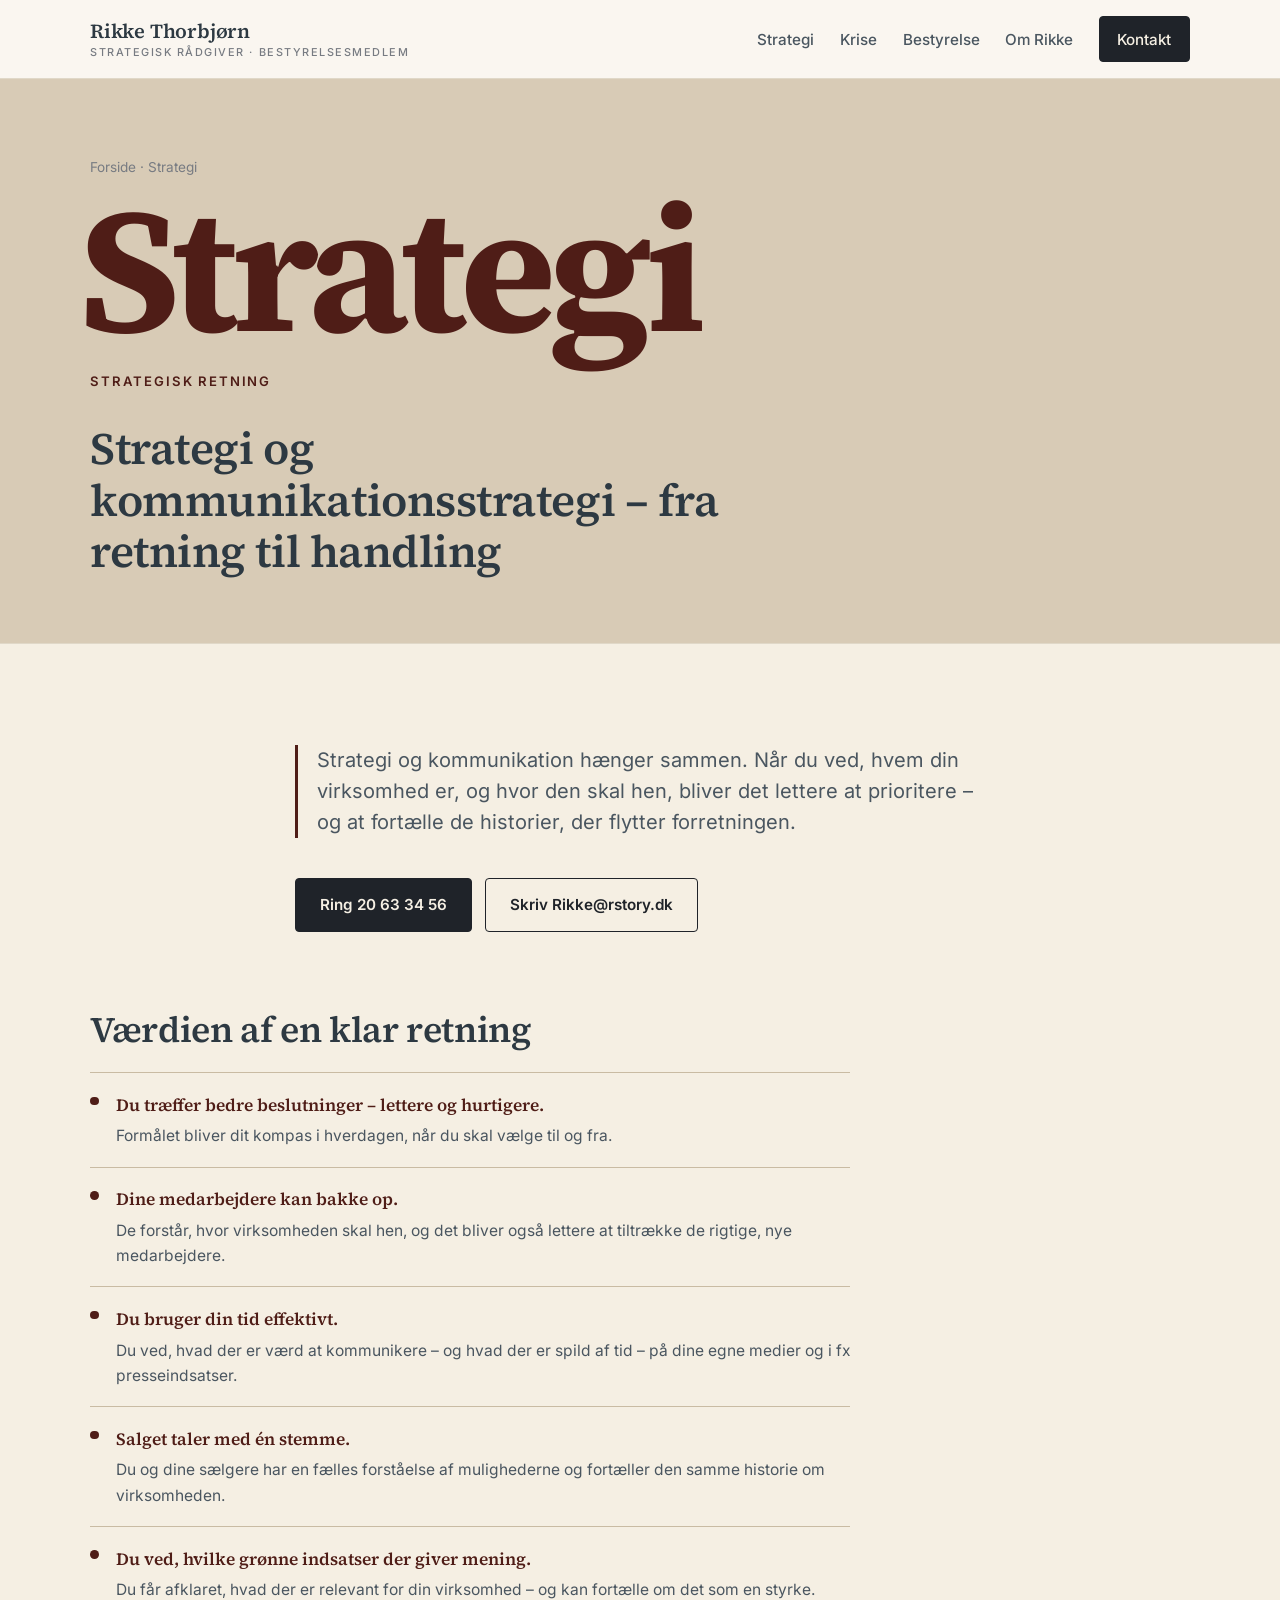
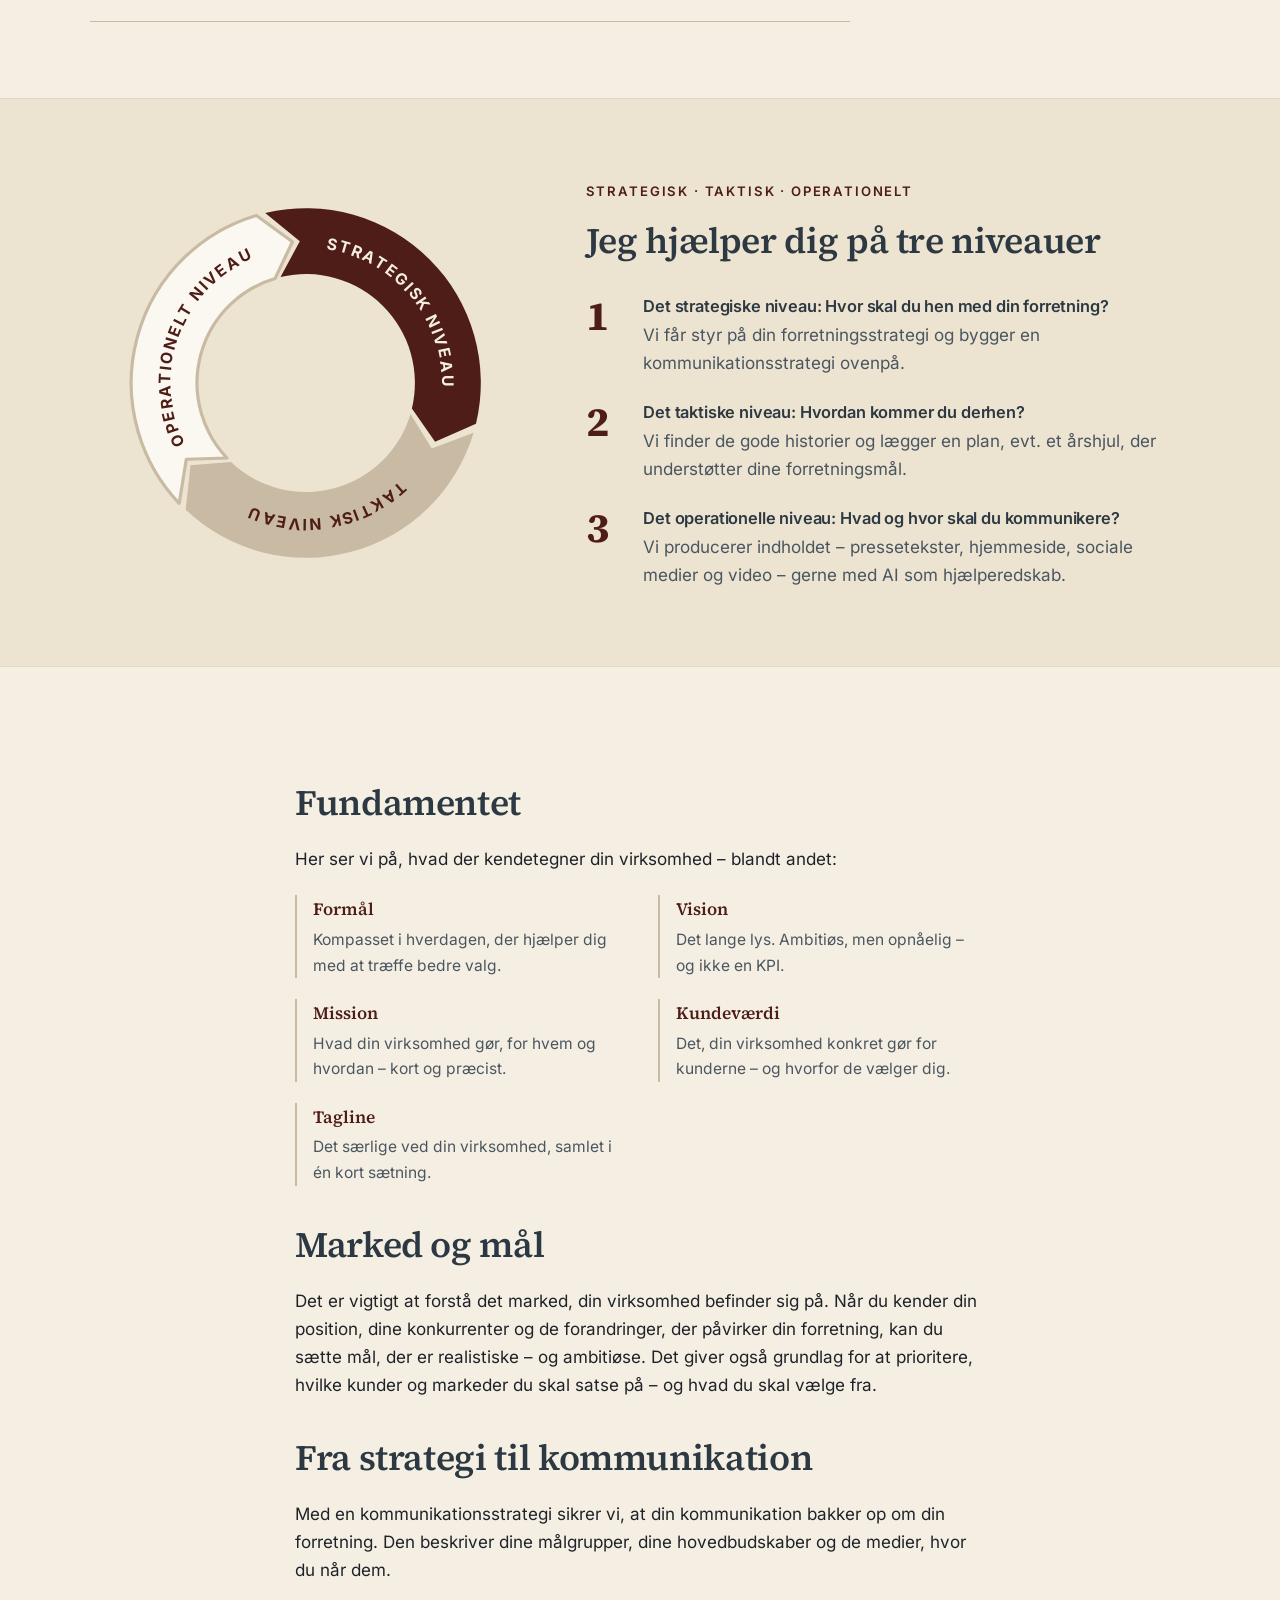
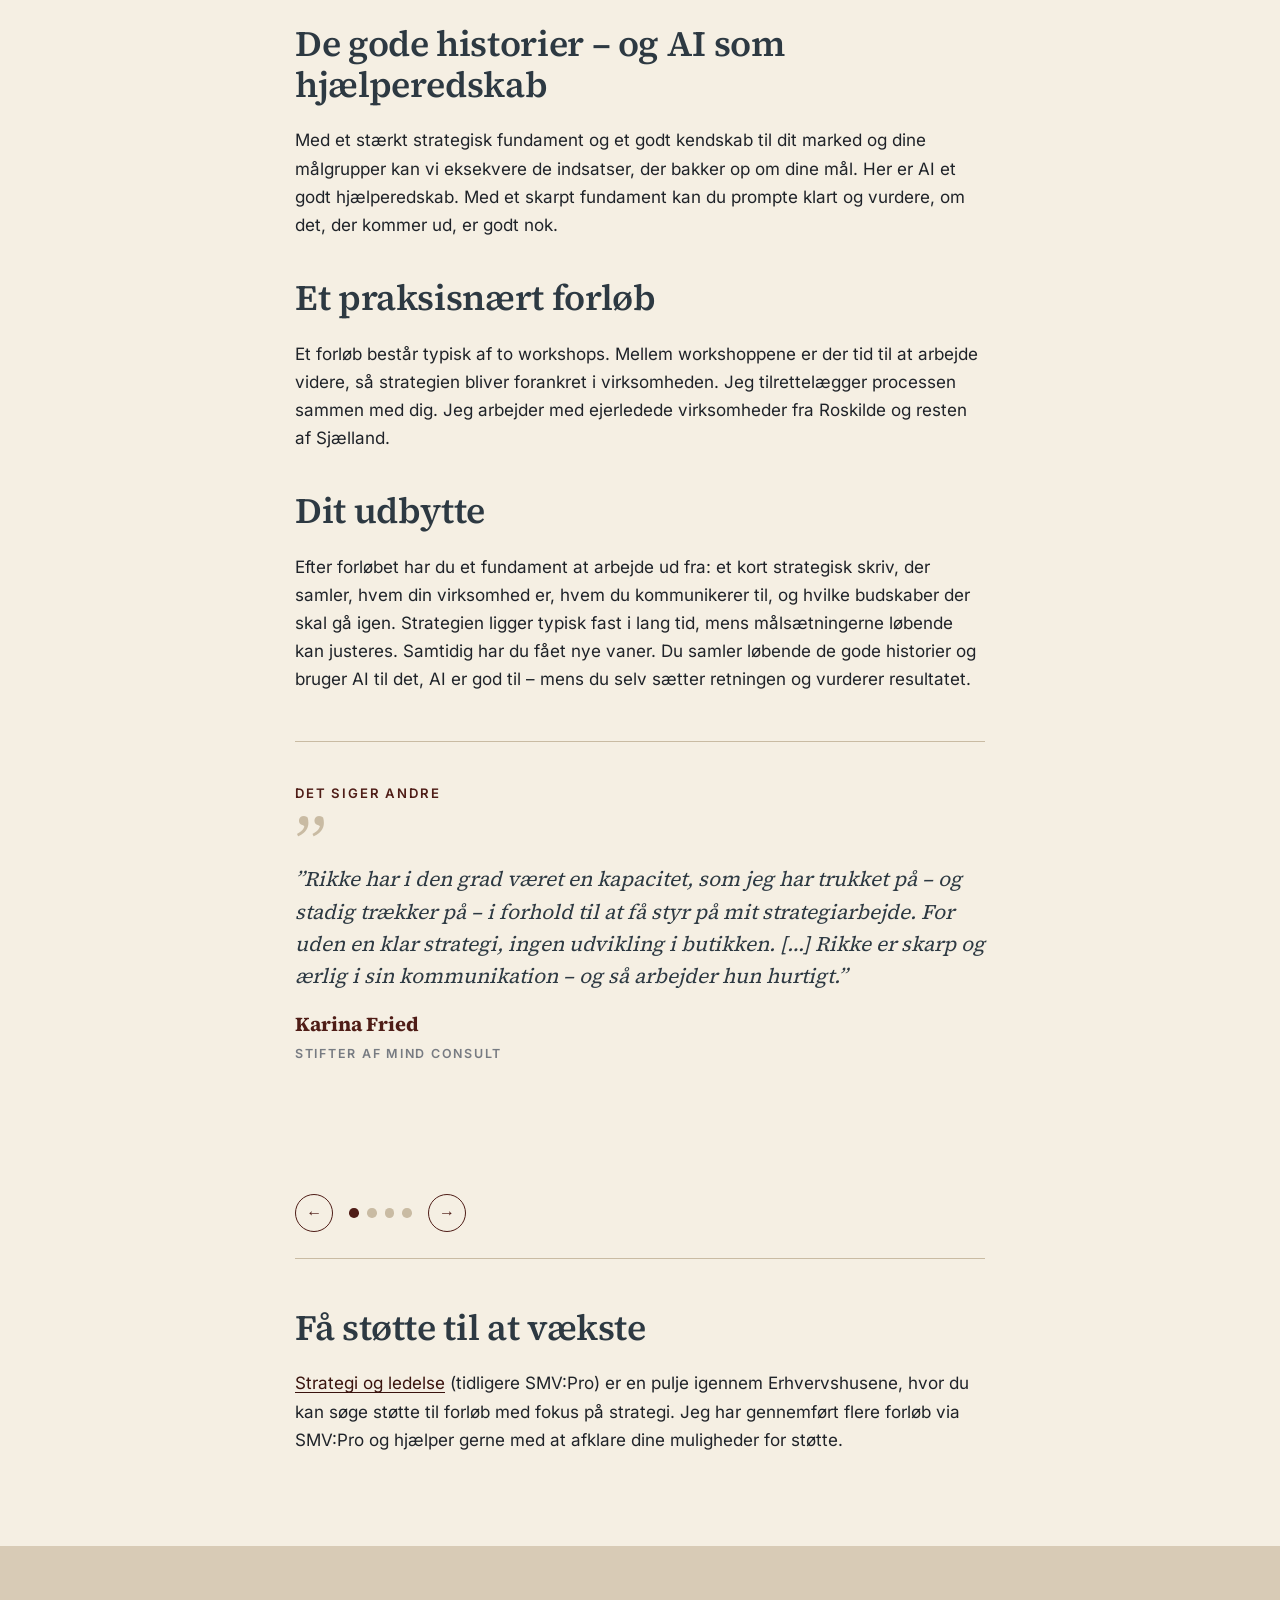
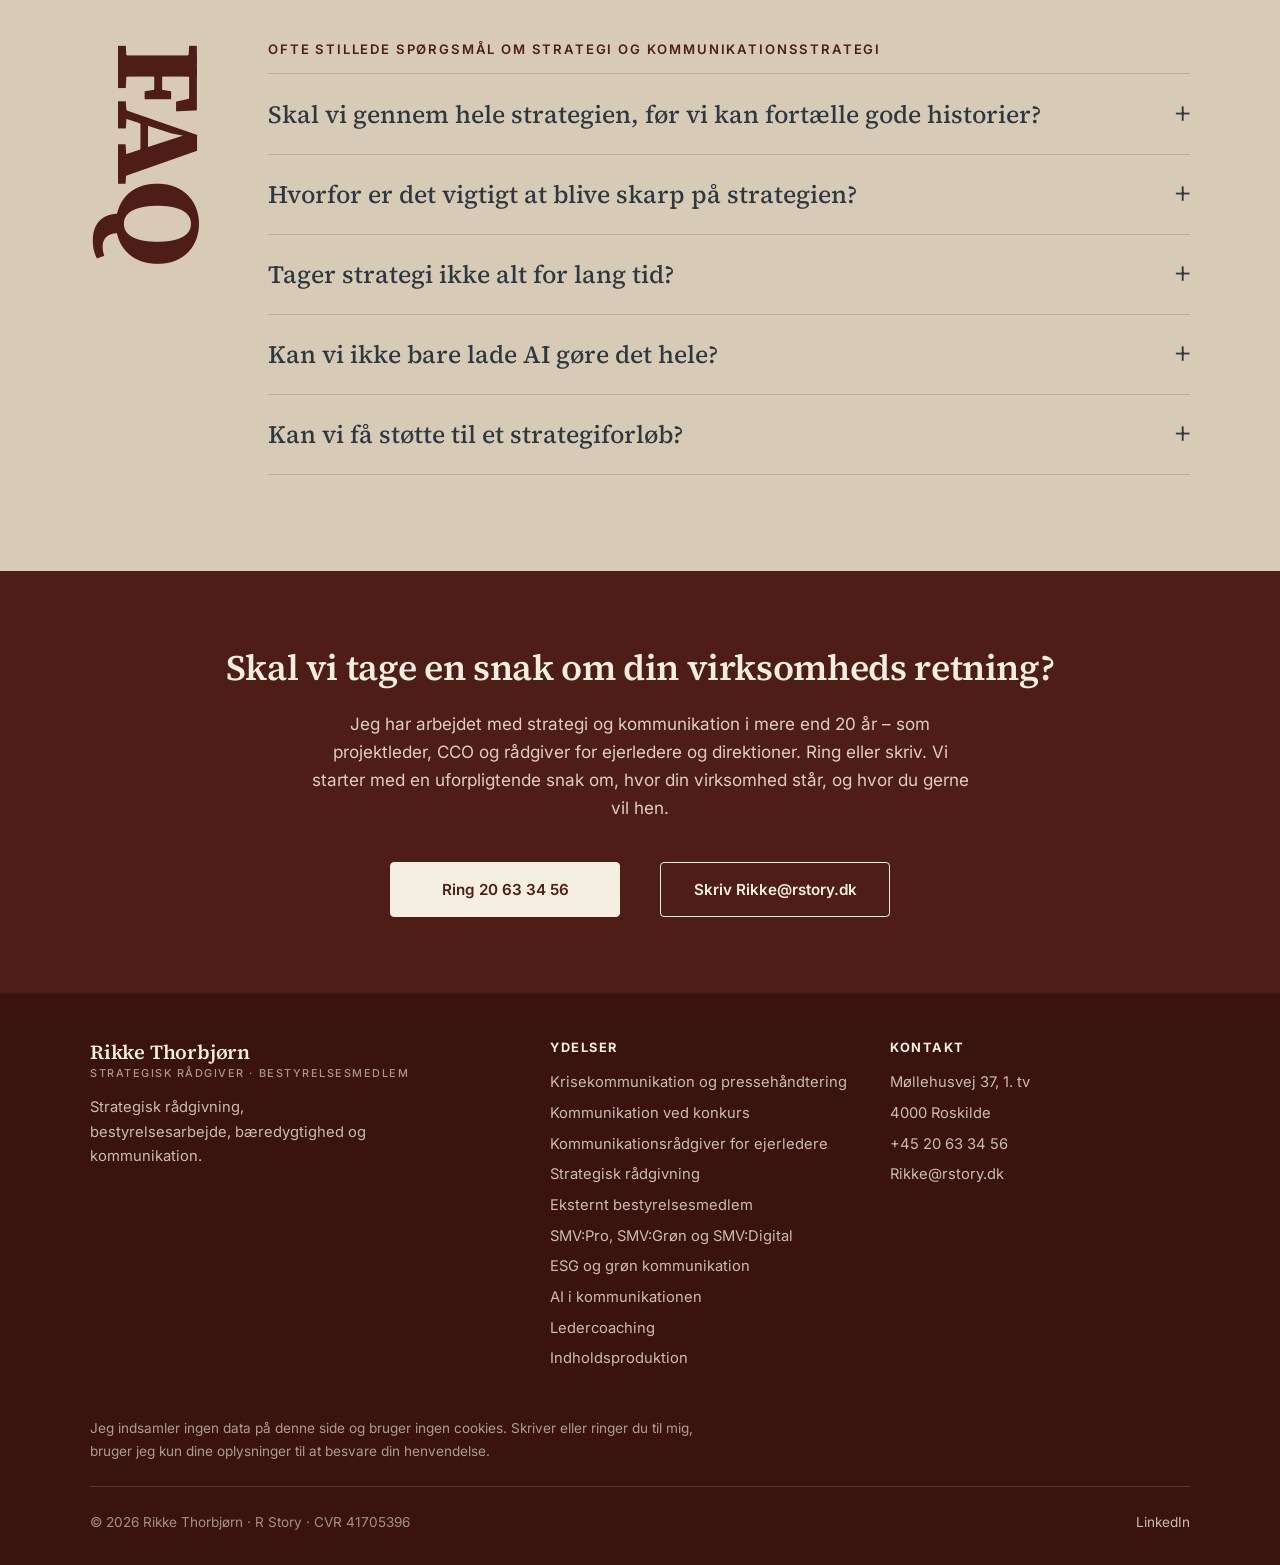
<file: strategi.html>
<!DOCTYPE html>
<html lang="da">
<head>
<meta charset="UTF-8">
<meta name="viewport" content="width=device-width, initial-scale=1.0">
<title>Strategi og kommunikationsstrategi | Rikke Thorbjørn</title>
<meta name="description" content="Bliv skarp på formål, vision, marked og budskaber – og få en kommunikationsstrategi, der bakker op om din forretning.">
<meta name="robots" content="index, follow">
<link rel="canonical" href="https://rstory.dk/strategi.html">
<meta property="og:title" content="Strategi og kommunikationsstrategi | Rikke Thorbjørn">
<meta property="og:description" content="Strategi og kommunikation hænger sammen. Når du ved, hvem din virksomhed er, og hvor den skal hen, bliver det lettere at prioritere – og at fortælle de historier, der flytter forretningen.">
<meta property="og:type" content="website">
<meta property="og:url" content="https://rstory.dk/strategi.html">
<meta property="og:image" content="https://rstory.dk/images/rikke-portrait.jpg">
<meta property="og:locale" content="da_DK">
<style>
@font-face{font-family:'Inter';font-style:normal;font-weight:400;font-display:swap;src:url(fonts/inter-latin-400-normal.woff2) format('woff2')}
@font-face{font-family:'Inter';font-style:normal;font-weight:500;font-display:swap;src:url(fonts/inter-latin-500-normal.woff2) format('woff2')}
@font-face{font-family:'Inter';font-style:normal;font-weight:600;font-display:swap;src:url(fonts/inter-latin-600-normal.woff2) format('woff2')}
@font-face{font-family:'Inter';font-style:normal;font-weight:700;font-display:swap;src:url(fonts/inter-latin-700-normal.woff2) format('woff2')}
@font-face{font-family:'Source Serif 4';font-style:normal;font-weight:400;font-display:swap;src:url(fonts/source-serif-4-latin-400-normal.woff2) format('woff2')}
@font-face{font-family:'Source Serif 4';font-style:normal;font-weight:500;font-display:swap;src:url(fonts/source-serif-4-latin-500-normal.woff2) format('woff2')}
@font-face{font-family:'Source Serif 4';font-style:normal;font-weight:600;font-display:swap;src:url(fonts/source-serif-4-latin-600-normal.woff2) format('woff2')}
@font-face{font-family:'Source Serif 4';font-style:normal;font-weight:700;font-display:swap;src:url(fonts/source-serif-4-latin-700-normal.woff2) format('woff2')}
@font-face{font-family:'Caveat';font-style:normal;font-weight:500;font-display:swap;src:url(fonts/caveat-latin-500-normal.woff2) format('woff2')}
@font-face{font-family:'Caveat';font-style:normal;font-weight:600;font-display:swap;src:url(fonts/caveat-latin-600-normal.woff2) format('woff2')}
</style>
<link rel="stylesheet" href="styles.css">
<script type="application/ld+json">
[
  {
    "@context": "https://schema.org",
    "@type": "Service",
    "name": "Strategi og kommunikationsstrategi",
    "serviceType": "Strategi og kommunikationsstrategi",
    "areaServed": "Danmark",
    "provider": {
      "@type": "Person",
      "name": "Rikke Thorbjørn",
      "url": "https://rstory.dk/",
      "telephone": "+45 20 63 34 56",
      "address": {
        "@type": "PostalAddress",
        "addressLocality": "Roskilde",
        "addressCountry": "DK"
      },
      "jobTitle": "Strategisk rådgiver og bestyrelsesmedlem"
    },
    "audience": {
      "@type": "BusinessAudience",
      "name": "Ejerledede virksomheder"
    }
  },
  {
    "@context": "https://schema.org",
    "@type": "FAQPage",
    "mainEntity": [
      {
        "@type": "Question",
        "name": "Skal vi gennem hele strategien, før vi kan fortælle gode historier?",
        "acceptedAnswer": {
          "@type": "Answer",
          "text": "Ikke nødvendigvis. Ofte starter vi med at kommunikere de gode historier om din virksomhed med det samme. Men uden et klart fundament risikerer kommunikationen at blive tilfældig, og det er ofte spild af tid."
        }
      },
      {
        "@type": "Question",
        "name": "Hvorfor er det vigtigt at blive skarp på strategien?",
        "acceptedAnswer": {
          "@type": "Answer",
          "text": "Fordi det gør det hurtigere og lettere at kommunikere effektivt om din virksomhed. Formålet bliver dit kompas, budskaberne er skarpe, og du ved præcist, hvilke historier der vil bakke op om dine målsætninger – og hvilke der er spild af din tid."
        }
      },
      {
        "@type": "Question",
        "name": "Tager strategi ikke alt for lang tid?",
        "acceptedAnswer": {
          "@type": "Answer",
          "text": "Vi tilpasser forløbet til det, der giver din virksomhed værdi."
        }
      },
      {
        "@type": "Question",
        "name": "Kan vi ikke bare lade AI gøre det hele?",
        "acceptedAnswer": {
          "@type": "Answer",
          "text": "AI er et godt værktøj, men det er fx din evne til at fortælle, hvem du er som virksomhed, der afgør kvaliteten af dit arbejde med AI."
        }
      },
      {
        "@type": "Question",
        "name": "Kan vi få støtte til et strategiforløb?",
        "acceptedAnswer": {
          "@type": "Answer",
          "text": "Ofte, ja. Puljen Strategi og ledelse (tidligere SMV:Pro) i Erhvervshusene kan søges til denne type forløb. Kontakt mig, så ser vi på mulighederne."
        }
      }
    ]
  }
]
</script>
<style>
.work-section{padding-top:clamp(2rem,4vw,3rem)}
.work-section h2{margin-bottom:1.8rem}
.work-grid{display:grid;grid-template-columns:repeat(4,1fr);gap:1rem}
@media (max-width:1000px){.work-grid{grid-template-columns:repeat(2,1fr)}}
@media (max-width:560px){.work-grid{grid-template-columns:1fr}}
.work-card{border-radius:10px;padding:1.6rem 1.4rem 1.4rem;display:flex;flex-direction:column}
.work-card__num{font-family:'Source Serif 4',serif;font-size:2.4rem;font-weight:700;line-height:1;opacity:.35;margin-bottom:1rem}
.work-card h3{font-family:'Source Serif 4',serif;font-size:1.3rem;margin:0 0 .6rem;color:inherit}
.work-card p{margin:0;font-size:.97rem;line-height:1.55}
.work-card--burgundy{background:var(--burgundy);color:var(--cream)}
.work-card--burgundy p{color:rgba(245,239,227,.85)}
.work-card--teal{background:#57524d;color:var(--cream)}
.work-card--teal p{color:rgba(245,239,227,.85)}
.work-card--taupe{background:var(--taupe);color:var(--teal)}
.work-card--taupe p{color:var(--ink)}
.work-card--cream{background:#fbf8f2;color:var(--teal);border:1.5px solid var(--taupe-deep);box-shadow:0 8px 24px -14px rgba(60,20,20,.25)}
.work-card--cream p{color:var(--ink-soft)}
.tl-section{background:var(--cream-warm);border-top:1px solid var(--line);border-bottom:1px solid var(--line)}
.tl-section h2{margin-bottom:2.2rem}
.timeline{list-style:none;margin:0;padding:0 0 0 2rem;position:relative;display:grid;gap:2.2rem}
.timeline::before{content:"";position:absolute;left:.45rem;top:.4rem;bottom:.4rem;width:2px;background:var(--line)}
.timeline::after{content:"";position:absolute;left:.45rem;top:.4rem;width:2px;height:calc(100% - .8rem);background:var(--accent);transform-origin:top;transform:scaleY(var(--tl-p,1))}
.tl-step{position:relative}
.tl-dot{position:absolute;left:-2rem;top:.25rem;width:1rem;height:1rem;border-radius:50%;background:var(--cream);border:2px solid var(--accent);z-index:1}
.tl-label{display:block;font-family:'Inter',sans-serif;font-size:.78rem;font-weight:600;letter-spacing:.14em;text-transform:uppercase;color:var(--accent);margin-bottom:.4rem}
.tl-step h3{font-family:'Source Serif 4',serif;font-size:clamp(1.25rem,2vw,1.5rem);margin:0 0 .7rem}
.tl-step p{color:var(--ink-soft);font-size:1rem}
@media (min-width:900px){
  .timeline{grid-template-columns:repeat(3,1fr);gap:2.5rem;padding:2.6rem 0 0}
  .timeline::before,.timeline::after{left:0;right:0;top:.45rem;bottom:auto;height:2px;width:auto}
  .timeline::after{width:100%;transform-origin:left;transform:scaleX(var(--tl-p,1))}
  .tl-dot{left:0;top:-2.6rem;margin-top:-.05rem}
}
/* animation */
.js-tl .timeline{--tl-p:0}
.js-tl .timeline::after{transition:transform 1.6s cubic-bezier(.4,.1,.2,1)}
.js-tl .tl-step{opacity:0;transform:translateY(18px);transition:opacity .7s ease,transform .7s ease}
.js-tl .tl-dot{transform:scale(0);transition:transform .45s cubic-bezier(.3,1.6,.5,1)}
.js-tl .timeline.tl-in{--tl-p:1}
.js-tl .timeline.tl-in .tl-step,.js-tl .timeline.tl-in .tl-dot{opacity:1;transform:none}
.js-tl .timeline.tl-in .tl-step:nth-child(1),.js-tl .timeline.tl-in .tl-step:nth-child(1) .tl-dot{transition-delay:.15s}
.js-tl .timeline.tl-in .tl-step:nth-child(2),.js-tl .timeline.tl-in .tl-step:nth-child(2) .tl-dot{transition-delay:.7s}
.js-tl .timeline.tl-in .tl-step:nth-child(3),.js-tl .timeline.tl-in .tl-step:nth-child(3) .tl-dot{transition-delay:1.25s}
@media (prefers-reduced-motion: reduce){.js-tl .timeline{--tl-p:1}.js-tl .tl-step,.js-tl .tl-dot{opacity:1!important;transform:none!important;transition:none!important}.js-tl .timeline::after{transition:none}}
.article h3{font-size:1.2rem}
.pillar details > summary{list-style:none;cursor:pointer;display:flex;align-items:center;justify-content:space-between;gap:1rem;padding:1.3rem 0;color:var(--teal);font-family:'Source Serif 4',serif;font-size:clamp(1.1rem,2.2vw,1.55rem);font-weight:500;line-height:1.3;transition:padding .25s ease,color .25s ease}
.pillar details > summary::-webkit-details-marker{display:none}
.pillar details > summary:hover{padding-left:1rem;color:var(--burgundy)}
.pillar details > summary:focus-visible{outline:2px solid var(--burgundy);outline-offset:4px}
.pillar details .pillar__arrow{transition:transform .25s ease;font-weight:300}
.pillar details[open] .pillar__arrow{transform:rotate(45deg)}
.faq-answer{margin:0 0 1.5rem;padding:1rem 1.2rem;border-radius:6px;background:rgba(245,239,227,.6);color:var(--ink);max-width:70ch}
.faq-title{font-family:'Inter',sans-serif;font-size:.82rem;font-weight:600;letter-spacing:.14em;text-transform:uppercase;color:var(--accent);margin:0 0 1rem}
.ring-wrap{display:grid;grid-template-columns:minmax(0,5fr) minmax(0,7fr);gap:clamp(2rem,5vw,4.5rem);align-items:center}
.ring-fig{max-width:380px;width:100%;margin:0 auto}
.ring{width:100%;height:auto;display:block}
.ring{transform-origin:50% 50%}
.js-ring .ring{transform:rotate(-240deg);opacity:0;transition:transform 2.4s cubic-bezier(.25,.8,.25,1),opacity .8s ease}
.js-ring .ring.ring-in{transform:rotate(0);opacity:1}
@keyframes ringspin{from{transform:rotate(0)}to{transform:rotate(360deg)}}
.js-ring .ring.ring-go{animation:ringspin 45s linear infinite}
.js-ring .ring.ring-go:hover{animation-play-state:paused}
@media (prefers-reduced-motion: reduce){.js-ring .ring{transform:none!important;opacity:1!important;transition:none!important}}

.ring .ring-dark{fill:var(--burgundy)}
.ring text{font-family:'Inter',sans-serif;font-weight:700;font-size:12.5px;letter-spacing:.12em;fill:var(--cream)}
.levels{list-style:none;margin:1.6rem 0 0;padding:0;display:grid;gap:1.6rem}
.levels li{display:grid;grid-template-columns:2.6rem minmax(0,1fr);gap:1rem;align-items:start}
.levels__num{font-family:'Source Serif 4',serif;font-weight:700;font-size:2.6rem;line-height:.9;color:var(--accent)}
.levels h3{font-family:'Inter',sans-serif;font-size:1.02rem;font-weight:600;margin:0 0 .35rem;color:var(--teal)}
.levels p{margin:0;color:var(--ink-soft)}
@media (max-width:800px){.ring-wrap{grid-template-columns:1fr}.ring-fig{max-width:300px}}
.quote{margin:2.8rem 0;padding:0}
.quote blockquote{margin:0;font-family:'Source Serif 4',serif;font-size:1.12rem;line-height:1.6;color:var(--teal)}
.quote blockquote p{margin:0 0 1rem}
.quote figcaption{display:flex;flex-direction:column;gap:.2rem;margin-top:.6rem}
.quote figcaption strong{font-family:'Source Serif 4',serif;font-size:1.25rem;color:var(--accent)}
.quote figcaption span{font-size:.78rem;font-weight:600;letter-spacing:.14em;text-transform:uppercase;color:var(--muted)}
.qs{margin:3rem 0;padding:2.2rem 0 1.6rem;border-top:1px solid var(--taupe-deep);border-bottom:1px solid var(--taupe-deep);position:relative}
.qs .quote{margin:.6rem 0 0;background:none;padding:0;border-radius:0;max-width:none}
.qs blockquote{font-style:italic;font-size:clamp(1.15rem,1.8vw,1.3rem);line-height:1.55;color:var(--teal);margin:0 0 1rem}
.qs blockquote p{margin:0 0 .8rem}
.qs__mark{display:block;font-family:'Source Serif 4',serif;font-size:4.5rem;line-height:.6;color:var(--taupe-deep);height:2rem}
.qs__nav{display:none}
.js-qs .qs__track{display:grid}
.js-qs .qs .quote{grid-area:1/1;opacity:0;visibility:hidden;transition:opacity .5s ease,visibility .5s}
.js-qs .qs .quote.is-on{opacity:1;visibility:visible}
.js-qs .qs__nav{display:flex;align-items:center;gap:1rem;margin-top:1.2rem}
.qs__arrow{background:none;border:1.5px solid var(--burgundy);color:var(--burgundy);width:2.4rem;height:2.4rem;border-radius:50%;cursor:pointer;font-size:1rem;line-height:1}
.qs__arrow:hover{background:var(--burgundy);color:var(--cream)}
.qs__arrow:focus-visible,.qs__dot:focus-visible{outline:2px solid var(--burgundy);outline-offset:3px}
.qs__dots{display:flex;gap:.5rem}
.qs__dot{width:.6rem;height:.6rem;border-radius:50%;border:0;padding:0;background:var(--taupe-deep);cursor:pointer}
.qs__dot.is-on{background:var(--burgundy)}
@media (prefers-reduced-motion: reduce){.js-qs .qs .quote{transition:none}}
.value-section{padding-top:0}
.value-section h2{margin-bottom:1.4rem}
.value-intro{color:var(--ink-soft);max-width:60ch;margin:0 0 1.8rem}
.value-list{list-style:none;margin:0;padding:0;display:grid;grid-template-columns:minmax(0,1fr);max-width:760px;border-bottom:1px solid var(--taupe-deep)}
.value-list li{display:flex;flex-direction:column;gap:.25rem;padding:1.1rem 0 1.1rem 1.6rem;border-top:1px solid var(--taupe-deep);position:relative}
.value-list li::before{content:"";position:absolute;left:0;top:1.45rem;width:.55rem;height:.55rem;border-radius:50%;background:var(--burgundy)}
.value-list strong{font-family:'Source Serif 4',serif;font-weight:600;font-size:1.08rem;color:var(--burgundy)}
.value-list span{color:var(--ink-soft);font-size:.97rem}
@media (max-width:700px){.value-list{grid-template-columns:1fr}}
.fund-list{display:grid;grid-template-columns:repeat(2,minmax(0,1fr));gap:1.3rem 2.2rem;margin:1.4rem 0 0}
.fund-list div{border-left:2px solid var(--taupe-deep);padding-left:1rem}
.fund-list dt{font-family:'Source Serif 4',serif;font-weight:600;font-size:1.08rem;color:var(--burgundy)}
.fund-list dd{margin:.2rem 0 0;color:var(--ink-soft);font-size:.97rem}
@media (max-width:600px){.fund-list{grid-template-columns:1fr}}
.acute{margin:0 0 1rem}
.acute h2{margin-top:0!important}
.acute p{margin-bottom:0}
</style>
<style>
/* Blød bevægelse ved scroll */
.js-reveal .rv{opacity:0;transform:translateY(22px);transition:opacity .8s ease,transform .8s cubic-bezier(.2,.7,.2,1)}
.js-reveal .rv.rv-in{opacity:1;transform:none}
.js-reveal .rv-d1{transition-delay:.12s}
.js-reveal .rv-d2{transition-delay:.24s}
@media (prefers-reduced-motion: reduce){.js-reveal .rv{opacity:1;transform:none;transition:none}}
</style>
<style>
/* Header og bund på undersider */
.site-header .site-header__inner{padding:1rem clamp(1.25rem,4vw,2.5rem)}
.footer--burgundy{margin-top:0}
.site-header .nav a.btn{color:var(--cream)}
@media (max-width:480px){
  .site-header .brand{font-size:1.1rem}
  .site-header .brand__sub{font-size:.58rem;letter-spacing:.1em}
  .site-header .btn--small{padding:.55rem .9rem;font-size:.85rem}
}
</style>
</head>
<body>

<header class="site-header">
  <div class="container site-header__inner">
    <a href="index.html" class="brand" aria-label="Rikke Thorbjørn - forside"><span class="brand__name">Rikke Thorbjørn</span><span class="brand__sub">Strategisk rådgiver · Bestyrelsesmedlem</span></a>
    <nav class="nav" aria-label="Primær navigation">
      <a href="strategi.html" aria-current="page">Strategi</a>
      <a href="krisekommunikation.html">Krise</a>
      <a href="index.html#bestyrelse">Bestyrelse</a>
      <a href="index.html#om">Om Rikke</a>
      <a href="#kontakt" class="btn btn--small">Kontakt</a>
    </nav>
  </div>
</header>

<main>
  <section class="page-head">
    <div class="container">
      <nav class="breadcrumb"><a href="index.html">Forside</a> · <span>Strategi</span></nav>
      <p class="bigword" aria-hidden="true">Strategi</p>
      <span class="eyebrow">Strategisk retning</span>
      <h1>Strategi og kommunikationsstrategi – fra retning til handling</h1>
    </div>
  </section>

  <section>
    <div class="container article">
      <p class="article__lede">Strategi og kommunikation hænger sammen. Når du ved, hvem din virksomhed er, og hvor den skal hen, bliver det lettere at prioritere – og at fortælle de historier, der flytter forretningen.</p>
      <div class="hero__ctas">
        <a href="tel:+4520633456" class="btn">Ring 20 63 34 56</a>
        <a href="mailto:Rikke@rstory.dk" class="btn btn--ghost">Skriv Rikke@rstory.dk</a>
      </div>
    </div>
  </section>

  <section class="value-section" aria-labelledby="value-title">
    <div class="container">
      <h2 id="value-title">Værdien af en klar retning</h2>
      <ul class="value-list" role="list">
          <li><strong>Du træffer bedre beslutninger – lettere og hurtigere.</strong><span>Formålet bliver dit kompas i hverdagen, når du skal vælge til og fra.</span></li>
          <li><strong>Dine medarbejdere kan bakke op.</strong><span>De forstår, hvor virksomheden skal hen, og det bliver også lettere at tiltrække de rigtige, nye medarbejdere.</span></li>
          <li><strong>Du bruger din tid effektivt.</strong><span>Du ved, hvad der er værd at kommunikere – og hvad der er spild af tid – på dine egne medier og i fx presseindsatser.</span></li>
          <li><strong>Salget taler med én stemme.</strong><span>Du og dine sælgere har en fælles forståelse af mulighederne og fortæller den samme historie om virksomheden.</span></li>
          <li><strong>Du ved, hvilke grønne indsatser der giver mening.</strong><span>Du får afklaret, hvad der er relevant for din virksomhed – og kan fortælle om det som en styrke.</span></li>
      </ul>
    </div>
  </section>

  <section class="tl-section" aria-labelledby="tl-title">
    <div class="container ring-wrap">
      <div class="ring-fig">
        <svg class="ring" viewBox="0 0 300 300" role="img" aria-label="Strategisk, taktisk og operationelt niveau hænger sammen i et kredsløb"><defs><path id="ring-t0" d="M149.1,43.0 A107.0,107.0 0 0 1 254.9,171.3"/><path id="ring-t1" d="M243.1,202.7 A107.0,107.0 0 0 1 79.1,230.1"/><path id="ring-t2" d="M57.8,204.3 A107.0,107.0 0 0 1 116.0,48.5"/></defs><path d="M117.8,15.8 A138,138 0 0 1 284.2,182.2 L251.9,196.4 L233.6,170.1 A86,86 0 0 0 129.9,66.4 L145.1,38.1 Z" fill="#4F1D17"/><text><textPath href="#ring-t0" startOffset="50%" text-anchor="middle">STRATEGISK NIVEAU</textPath></text><path d="M282.3,189.2 A138,138 0 0 1 55.0,250.1 L58.8,215.0 L90.8,212.4 A86,86 0 0 0 232.5,174.4 L249.3,201.7 Z" fill="#C9BBA3"/><text class="ring-dark"><textPath href="#ring-t1" startOffset="50%" text-anchor="middle">TAKTISK NIVEAU</textPath></text><path d="M49.9,245.0 A138,138 0 0 1 110.8,17.7 L139.3,38.5 L125.6,67.5 A86,86 0 0 0 87.6,209.2 L55.5,210.2 Z" fill="#fbf8f2" stroke="#C9BBA3" stroke-width="2.5" stroke-linejoin="round"/><text class="ring-dark"><textPath href="#ring-t2" startOffset="50%" text-anchor="middle">OPERATIONELT NIVEAU</textPath></text></svg>
      </div>
      <div>
        <span class="eyebrow">Strategisk · taktisk · operationelt</span>
        <h2 id="tl-title">Jeg hjælper dig på tre niveauer</h2>
        <ol class="levels" role="list">
          <li>
            <span class="levels__num">1</span>
            <div>
              <h3>Det strategiske niveau: Hvor skal du hen med din forretning?</h3>
              <p>Vi får styr på din forretningsstrategi og bygger en kommunikationsstrategi ovenpå.</p>
            </div>
          </li>
          <li>
            <span class="levels__num">2</span>
            <div>
              <h3>Det taktiske niveau: Hvordan kommer du derhen?</h3>
              <p>Vi finder de gode historier og lægger en plan, evt. et årshjul, der understøtter dine forretningsmål.</p>
            </div>
          </li>
          <li>
            <span class="levels__num">3</span>
            <div>
              <h3>Det operationelle niveau: Hvad og hvor skal du kommunikere?</h3>
              <p>Vi producerer indholdet – pressetekster, hjemmeside, sociale medier og video – gerne med AI som hjælperedskab.</p>
            </div>
          </li>
        </ol>
      </div>
    </div>
  </section>

  <section>
    <div class="container article">
      <h2>Fundamentet</h2>
      <p>Her ser vi på, hvad der kendetegner din virksomhed – blandt andet:</p>
      <dl class="fund-list">
        <div><dt>Formål</dt><dd>Kompasset i hverdagen, der hjælper dig med at træffe bedre valg.</dd></div>
        <div><dt>Vision</dt><dd>Det lange lys. Ambitiøs, men opnåelig – og ikke en KPI.</dd></div>
        <div><dt>Mission</dt><dd>Hvad din virksomhed gør, for hvem og hvordan – kort og præcist.</dd></div>
        <div><dt>Kundeværdi</dt><dd>Det, din virksomhed konkret gør for kunderne – og hvorfor de vælger dig.</dd></div>
        <div><dt>Tagline</dt><dd>Det særlige ved din virksomhed, samlet i én kort sætning.</dd></div>
      </dl>

      <h2>Marked og mål</h2>
      <p>Det er vigtigt at forstå det marked, din virksomhed befinder sig på. Når du kender din position, dine konkurrenter og de forandringer, der påvirker din forretning, kan du sætte mål, der er realistiske – og ambitiøse. Det giver også grundlag for at prioritere, hvilke kunder og markeder du skal satse på – og hvad du skal vælge fra.</p>

      <h2>Fra strategi til kommunikation</h2>
      <p>Med en kommunikationsstrategi sikrer vi, at din kommunikation bakker op om din forretning. Den beskriver dine målgrupper, dine hovedbudskaber og de medier, hvor du når dem.</p>

      <h2>De gode historier – og AI som hjælperedskab</h2>
      <p>Med et stærkt strategisk fundament og et godt kendskab til dit marked og dine målgrupper kan vi eksekvere de indsatser, der bakker op om dine mål. Her er AI et godt hjælperedskab. Med et skarpt fundament kan du prompte klart og vurdere, om det, der kommer ud, er godt nok.</p>

      <h2>Et praksisnært forløb</h2>
      <p>Et forløb består typisk af to workshops. Mellem workshoppene er der tid til at arbejde videre, så strategien bliver forankret i virksomheden. Jeg tilrettelægger processen sammen med dig. Jeg arbejder med ejerledede virksomheder fra Roskilde og resten af Sjælland.</p>

      <h2>Dit udbytte</h2>
      <p>Efter forløbet har du et fundament at arbejde ud fra: et kort strategisk skriv, der samler, hvem din virksomhed er, hvem du kommunikerer til, og hvilke budskaber der skal gå igen. Strategien ligger typisk fast i lang tid, mens målsætningerne løbende kan justeres. Samtidig har du fået nye vaner. Du samler løbende de gode historier og bruger AI til det, AI er god til – mens du selv sætter retningen og vurderer resultatet.</p>

      <section class="qs" aria-label="Det siger kunder og samarbejdspartnere">
        <span class="eyebrow">Det siger andre</span>
        <span class="qs__mark" aria-hidden="true">”</span>
        <div class="qs__track">
          <figure class="quote" id="q1" aria-roledescription="citat" aria-label="1 af 4">
            <blockquote><p>”Rikke har i den grad været en kapacitet, som jeg har trukket på – og stadig trækker på – i forhold til at få styr på mit strategiarbejde. For uden en klar strategi, ingen udvikling i butikken. […] Rikke er skarp og ærlig i sin kommunikation – og så arbejder hun hurtigt.”</p></blockquote>
            <figcaption><strong>Karina Fried</strong><span>Stifter af Mind Consult</span></figcaption>
          </figure>
          <figure class="quote" id="q2" aria-roledescription="citat" aria-label="2 af 4">
            <blockquote><p>”Rikke har et særligt talent for at bore sig ind i en problemstilling fra forskellige vinkler, stille spørgsmål og undre sig. Hun udfordrer konstruktivt og naturligt gængse anskuelser og selvfølgeligheder.</p><p>Det talent har jeg haft stor glæde af i mit samarbejde med Rikke, og jeg er ikke i tvivl om, at de opgaver vi har løst sammen er blevet løst bedre, fordi det var Rikke, jeg løste dem sammen med.”</p></blockquote>
            <figcaption><strong>Bjørk Hasager Sørensen</strong><span>Chef, Direktionssekretariat og Kommunikation</span></figcaption>
          </figure>
          <figure class="quote" id="q3" aria-roledescription="citat" aria-label="3 af 4">
            <blockquote><p>”Jeg var dirrende nervøs for at lave videoer med mig selv. Jeg opfandt en slags strategi, hvor jeg bildte mig selv ind, at det med video ikke var særlig vigtigt for sådan en som mig. Det lavede Rikke om på. Hun gav mig nogle enkle redskaber og troen på, at folk gerne ville høre budskaber og historier fra mig … og på min måde! I dag bliver jeg stolt, når folk siger, at de ser mine videoer.</p><p>Stor tak til Rikke. Det var hende, der åbnede døren.”</p></blockquote>
            <figcaption><strong>Ole Witthøft</strong><span>Stifter af System Audio</span></figcaption>
          </figure>
          <figure class="quote" id="q4" aria-roledescription="citat" aria-label="4 af 4">
            <blockquote><p>”Vi har med stor tilfredshed brugt Rikkes kompetencer. Vi havde en konkret opgave omkring udarbejdelse af brochure til et teknisk produkt. Rikke satte sig grundigt ind i produktet, hvem vores målgruppe var og de mange relevante USP’ere. Det endte med et resultat med en mere skarp tekstbog beskrivelse. Den sad lige i skabet, så de bedste anbefalinger til Rikke herfra.”</p></blockquote>
            <figcaption><strong>Thomas Aaløse</strong><span>Aaløse Marketing</span></figcaption>
          </figure>
        </div>
        <div class="qs__nav">
          <button type="button" class="qs__arrow" data-dir="-1" aria-label="Forrige citat">←</button>
          <div class="qs__dots"><button type="button" class="qs__dot" aria-label="Vis citat 1"></button><button type="button" class="qs__dot" aria-label="Vis citat 2"></button><button type="button" class="qs__dot" aria-label="Vis citat 3"></button><button type="button" class="qs__dot" aria-label="Vis citat 4"></button></div>
          <button type="button" class="qs__arrow" data-dir="1" aria-label="Næste citat">→</button>
        </div>
      </section>

      <div class="acute">
        <h2>Få støtte til at vækste</h2>
        <p><a href="https://virksomhedsprogrammet.dk/content/ydelser/strategi-og-ledelse-tidligere-smvpro/3d2ee73a-90fe-42c4-86fd-369399374766/" target="_blank" rel="noopener">Strategi og ledelse</a> (tidligere SMV:Pro) er en pulje igennem Erhvervshusene, hvor du kan søge støtte til forløb med fokus på strategi. Jeg har gennemført flere forløb via SMV:Pro og hjælper gerne med at afklare dine muligheder for støtte.</p>
      </div>
    </div>
  </section>

  <section id="faq" class="pillars-section">
    <div class="container">
      <div class="pillars-section__inner">
        <h2 class="pillars-section__label">FAQ</h2>
        <div>
          <h3 class="faq-title">Ofte stillede spørgsmål om strategi og kommunikationsstrategi</h3>
          <ul class="pillars" role="list">
          <li class="pillar">
            <details>
              <summary>
                <span>Skal vi gennem hele strategien, før vi kan fortælle gode historier?</span>
                <span class="pillar__arrow" aria-hidden="true">+</span>
              </summary>
              <p class="faq-answer">Ikke nødvendigvis. Ofte starter vi med at kommunikere de gode historier om din virksomhed med det samme. Men uden et klart fundament risikerer kommunikationen at blive tilfældig, og det er ofte spild af tid.</p>
            </details>
          </li>
          <li class="pillar">
            <details>
              <summary>
                <span>Hvorfor er det vigtigt at blive skarp på strategien?</span>
                <span class="pillar__arrow" aria-hidden="true">+</span>
              </summary>
              <p class="faq-answer">Fordi det gør det hurtigere og lettere at kommunikere effektivt om din virksomhed. Formålet bliver dit kompas, budskaberne er skarpe, og du ved præcist, hvilke historier der vil bakke op om dine målsætninger – og hvilke der er spild af din tid.</p>
            </details>
          </li>
          <li class="pillar">
            <details>
              <summary>
                <span>Tager strategi ikke alt for lang tid?</span>
                <span class="pillar__arrow" aria-hidden="true">+</span>
              </summary>
              <p class="faq-answer">Vi tilpasser forløbet til det, der giver din virksomhed værdi.</p>
            </details>
          </li>
          <li class="pillar">
            <details>
              <summary>
                <span>Kan vi ikke bare lade AI gøre det hele?</span>
                <span class="pillar__arrow" aria-hidden="true">+</span>
              </summary>
              <p class="faq-answer">AI er et godt værktøj, men det er fx din evne til at fortælle, hvem du er som virksomhed, der afgør kvaliteten af dit arbejde med AI.</p>
            </details>
          </li>
          <li class="pillar">
            <details>
              <summary>
                <span>Kan vi få støtte til et strategiforløb?</span>
                <span class="pillar__arrow" aria-hidden="true">+</span>
              </summary>
              <p class="faq-answer">Ofte, ja. Puljen Strategi og ledelse (tidligere SMV:Pro) i Erhvervshusene kan søges til denne type forløb. Kontakt mig, så ser vi på mulighederne.</p>
            </details>
          </li>
          </ul>
        </div>
      </div>
    </div>
  </section>

  <section id="kontakt" class="cta-burgundy">
    <div class="container" style="text-align:center;">
      <h2>Skal vi tage en snak om din virksomheds retning?</h2>
      <p style="max-width:60ch; margin:0 auto 2rem;">Jeg har arbejdet med strategi og kommunikation i mere end 20 år – som projektleder, CCO og rådgiver for ejerledere og direktioner. Ring eller skriv. Vi starter med en uforpligtende snak om, hvor din virksomhed står, og hvor du gerne vil hen.</p>
      <div style="display:flex; flex-wrap:wrap; justify-content:center; gap:1.5rem 2.5rem; margin-top:2.5rem;">
        <a href="tel:+4520633456" class="btn" style="min-width:230px; text-align:center;">Ring 20 63 34 56</a>
        <a href="mailto:Rikke@rstory.dk" class="btn btn--ghost" style="min-width:230px; text-align:center; background:transparent; color:var(--cream); border-color:var(--cream);">Skriv Rikke@rstory.dk</a>
      </div>
    </div>
  </section>
</main>


<footer class="footer footer--burgundy">
  <div class="container">
    <div class="footer__grid">
      <div>
        <a href="index.html" class="brand" aria-label="Rikke Thorbjørn - forside"><span class="brand__name">Rikke Thorbjørn</span><span class="brand__sub">Strategisk rådgiver · Bestyrelsesmedlem</span></a>
        <p style="margin-top:1rem;max-width:32ch;">Strategisk rådgivning, bestyrelsesarbejde, bæredygtighed og kommunikation.</p>
      </div>
      <div>
        <h4>Ydelser</h4>
        <ul>
          <li>Krisekommunikation og pressehåndtering</li>
          <li>Kommunikation ved konkurs</li>
          <li>Kommunikationsrådgiver for ejerledere</li>
          <li>Strategisk rådgivning</li>
          <li>Eksternt bestyrelsesmedlem</li>
          <li>SMV:Pro, SMV:Grøn og SMV:Digital</li>
          <li>ESG og grøn kommunikation</li>
          <li>AI i kommunikationen</li>
          <li>Ledercoaching</li>
          <li>Indholdsproduktion</li>
        </ul>
      </div>
      <div>
        <h4>Kontakt</h4>
        <ul>
          <li>Møllehusvej 37, 1. tv</li>
          <li>4000 Roskilde</li>
          <li><a href="tel:+4520633456">+45 20 63 34 56</a></li>
          <li><a href="mailto:Rikke@rstory.dk">Rikke@rstory.dk</a></li>
        </ul>
      </div>
    </div>
    <p style="font-size:.85rem; color:rgba(250,246,236,.6); max-width:70ch; margin:0 0 1.5rem;">Jeg indsamler ingen data på denne side og bruger ingen cookies. Skriver eller ringer du til mig, bruger jeg kun dine oplysninger til at besvare din henvendelse.</p>
    <div class="footer__bottom">
      <span>© <span id="yr">2026</span> Rikke Thorbjørn · R Story · CVR 41705396</span>
      <span><a href="https://www.linkedin.com/in/rikke-thorbj%C3%B8rn/">LinkedIn</a></span>
    </div>
  </div>
</footer>

<script>
(function(){
  if(!('IntersectionObserver' in window)) return;
  document.documentElement.classList.add('js-reveal');
  var sel=[
    ['main .eyebrow, .hero-card .eyebrow',''],
    ['h1, main h2, .pillar, .work-card','']
  ];
  var els=[];
  sel.forEach(function(s){document.querySelectorAll(s[0]).forEach(function(el){
    if(el.closest('footer')||el.classList.contains('rv'))return;
    el.classList.add('rv'); if(s[1]) el.classList.add(s[1]); els.push(el);});});
  var io=new IntersectionObserver(function(entries){entries.forEach(function(e){
    if(e.isIntersecting){e.target.classList.add('rv-in'); io.unobserve(e.target);}});},
    {threshold:0.15, rootMargin:'0px 0px -40px 0px'});
  els.forEach(function(el){io.observe(el);});
})();
</script>
<script>document.getElementById('yr').textContent = new Date().getFullYear();</script>
<script>
(function(){
  var tl=document.querySelector('.timeline'); if(!tl||!('IntersectionObserver' in window)) return;
  document.documentElement.classList.add('js-tl');
  var io=new IntersectionObserver(function(es){es.forEach(function(e){if(e.isIntersecting){tl.classList.add('tl-in');io.disconnect();}});},{threshold:0.25});
  io.observe(tl);
})();
</script>
<script>
(function(){
  var qs=document.querySelector('.qs'); if(!qs) return;
  document.documentElement.classList.add('js-qs');
  var items=qs.querySelectorAll('.quote'), dots=qs.querySelectorAll('.qs__dot'), i=0, timer;
  function show(n){i=(n+items.length)%items.length;
    items.forEach(function(el,k){el.classList.toggle('is-on',k===i);el.setAttribute('aria-hidden',k===i?'false':'true');});
    dots.forEach(function(d,k){d.classList.toggle('is-on',k===i);});}
  function stop(){clearInterval(timer);}
  qs.querySelectorAll('.qs__arrow').forEach(function(b){b.addEventListener('click',function(){stop();show(i+ +b.dataset.dir);});});
  dots.forEach(function(d,k){d.addEventListener('click',function(){stop();show(k);});});
  show(0);
  if(!window.matchMedia('(prefers-reduced-motion: reduce)').matches){
    timer=setInterval(function(){show(i+1);},10000);
    qs.addEventListener('mouseenter',stop); qs.addEventListener('focusin',stop);
  }
})();
</script>
<script>
(function(){
  var r=document.querySelector('.ring'); if(!r||!('IntersectionObserver' in window)) return;
  document.documentElement.classList.add('js-ring');
  var io=new IntersectionObserver(function(es){es.forEach(function(e){if(e.isIntersecting){r.classList.add('ring-in');io.disconnect();}});},{threshold:0.35});
  io.observe(r);
  r.addEventListener('transitionend',function(e){if(e.propertyName==='transform'&&r.classList.contains('ring-in'))r.classList.add('ring-go');});
})();
</script>
</body>
</html>
</file>
<file: styles.css>
/* =========================================================
   R Story – stylesheet
   Direkte rådgivning, kommunikation og bestyrelsesarbejde
   ========================================================= */

:root {
  /* Farver fra design 3 oplæg */
  --burgundy:    #4F1D17;        /* Den dybe oxblood baggrundsfarve */
  --burgundy-dark: #3a130e;
  --teal:        #2D3942;        /* Mørk teal/blågrå – brugt på overskrifter inde i lyse områder */
  --teal-soft:   #4a5660;
  --taupe:       #D8CBB6;        /* Den dustede warm taupe – pillar section baggrund */
  --taupe-deep:  #C9BBA3;
  --cream:       #F5EFE3;        /* Lys cream – kort, indhold */
  --cream-warm:  #ECE3D0;
  --ink:         #1f2329;
  --ink-soft:    #4a5660;
  --muted:       #777b82;
  --line:        #e0d8c8;

  /* Aliases brugt af eksisterende komponenter */
  --accent:      var(--burgundy);
  --accent-dark: var(--burgundy-dark);
  --accent-soft: #efe4e0;
  --accent-mid:  #6e2e25;

  --max:        1180px;
  --gap:        clamp(1.25rem, 2vw, 2rem);
  --radius:     4px;
  --shadow-sm:  0 1px 2px rgba(20,20,30,.04);
  --shadow-md:  0 12px 40px -16px rgba(60,20,20,.18);
}

* { box-sizing: border-box; }

html { scroll-behavior: smooth; }

body {
  margin: 0;
  font-family: 'Inter', -apple-system, BlinkMacSystemFont, 'Segoe UI', sans-serif;
  font-size: 17px;
  line-height: 1.65;
  color: var(--ink);
  background: var(--cream);
  -webkit-font-smoothing: antialiased;
  text-rendering: optimizeLegibility;
}

img { max-width: 100%; display: block; }

a {
  color: var(--accent-dark);
  text-decoration-thickness: 1px;
  text-underline-offset: 3px;
}
a:hover { color: var(--ink); }

h1, h2, h3, h4 {
  font-family: 'Source Serif 4', 'Georgia', serif;
  font-weight: 600;
  letter-spacing: -0.01em;
  line-height: 1.15;
  color: var(--teal);
  margin: 0 0 .6em;
}

h1 { font-size: clamp(2.3rem, 4.4vw, 3.6rem); }
h2 { font-size: clamp(1.7rem, 2.8vw, 2.3rem); }
h3 { font-size: 1.25rem; font-weight: 600; }

p { margin: 0 0 1.1em; }

.eyebrow {
  font-family: 'Inter', sans-serif;
  font-size: .82rem;
  font-weight: 600;
  letter-spacing: .14em;
  text-transform: uppercase;
  color: var(--accent);
  margin-bottom: 1.1rem;
  display: inline-block;
}

.container {
  max-width: var(--max);
  margin: 0 auto;
  padding: 0 clamp(1.25rem, 4vw, 2.5rem);
}

/* ---------- HEADER ---------- */
.site-header {
  position: sticky;
  top: 0;
  z-index: 50;
  background: rgba(250,247,241,.92);
  backdrop-filter: saturate(150%) blur(10px);
  border-bottom: 1px solid var(--line);
}

.site-header__inner {
  display: flex;
  align-items: center;
  justify-content: space-between;
  padding: 1.1rem 0;
}

.brand {
  display: inline-flex;
  flex-direction: column;
  align-items: flex-start;
  font-family: 'Source Serif 4', serif;
  font-weight: 600;
  font-size: 1.25rem;
  color: var(--teal);
  text-decoration: none;
  letter-spacing: -.01em;
  line-height: 1.15;
}
.brand__name { display: block; }
.brand__sub {
  display: block;
  font-family: 'Inter', sans-serif;
  font-size: .68rem;
  font-weight: 500;
  letter-spacing: .14em;
  text-transform: uppercase;
  color: var(--muted);
  margin-top: .15rem;
}
.brand:hover { color: var(--burgundy); }

/* Brand color overrides on burgundy backgrounds */
.hero--burgundy .brand { color: var(--cream); }
.hero--burgundy .brand .brand__sub { color: rgba(245,239,227,.7); }
.hero--burgundy .brand:hover { color: #fff; }
.footer--burgundy .brand { color: var(--cream); }
.footer--burgundy .brand .brand__sub { color: rgba(245,239,227,.6); }

.nav { display: flex; gap: 1.6rem; align-items: center; }
.nav a {
  color: var(--ink-soft);
  text-decoration: none;
  font-size: .95rem;
  font-weight: 500;
}
.nav a:hover { color: var(--accent-dark); }

.btn {
  display: inline-block;
  padding: .85rem 1.5rem;
  background: var(--ink);
  color: var(--cream);
  border-radius: var(--radius);
  text-decoration: none;
  font-weight: 600;
  font-size: .95rem;
  border: 1px solid var(--ink);
  transition: transform .15s ease, background .2s ease;
}
.btn:hover { background: var(--accent-dark); border-color: var(--accent-dark); color: #fff; transform: translateY(-1px); }

.btn--ghost {
  background: transparent;
  color: var(--ink);
  border-color: var(--ink);
}
.btn--ghost:hover { background: var(--ink); color: var(--cream); }

.btn--small { padding: .6rem 1.1rem; font-size: .88rem; }

/* mobile nav: simple stacked when very small */
@media (max-width: 720px) {
  .nav { gap: 1rem; font-size: .9rem; }
  .nav a:not(.btn) { display: none; }
}

/* ---------- HERO ---------- */
.hero {
  padding: clamp(4rem, 8vw, 7rem) 0 clamp(3rem, 5vw, 5rem);
}
.hero__grid {
  display: grid;
  grid-template-columns: 1.5fr 1fr;
  gap: clamp(2rem, 5vw, 4rem);
  align-items: center;
}
@media (max-width: 800px) { .hero__grid { grid-template-columns: 1fr; } }
.hero h1 {
  max-width: 18ch;
}
.hero__lede {
  font-size: 1.2rem;
  line-height: 1.55;
  max-width: 56ch;
  color: var(--ink-soft);
  margin-bottom: 2rem;
}
.hero__ctas { display: flex; gap: .8rem; flex-wrap: wrap; }
@media (max-width: 480px) {
  .hero__ctas { flex-direction: column; align-items: stretch; }
  .hero__ctas .btn { text-align: center; min-height: 48px; display: inline-flex; align-items: center; justify-content: center; }
}
.hero__portrait {
  position: relative;
  border-radius: 8px;
  overflow: hidden;
  background: var(--accent-soft);
  aspect-ratio: 4/5;
  max-width: 380px;
  justify-self: center;
  box-shadow: var(--shadow-md);
}
.hero__portrait img {
  width: 100%;
  height: 100%;
  object-fit: cover;
  filter: grayscale(0%);
}

/* ---------- PORTRAIT (about page) ---------- */
.portrait-block {
  display: grid;
  grid-template-columns: 220px 1fr;
  gap: clamp(1.5rem, 3vw, 2.5rem);
  align-items: start;
  margin-bottom: 2rem;
}
@media (max-width: 700px) { .portrait-block { grid-template-columns: 1fr; max-width: 220px; } }
.portrait-block img {
  width: 100%;
  border-radius: 8px;
  display: block;
  box-shadow: var(--shadow-sm);
}
.portrait-block__cap {
  font-size: .82rem;
  color: var(--muted);
  margin-top: .6rem;
  font-style: italic;
}

/* ---------- SECTIONS ---------- */
section { padding: clamp(3rem, 6vw, 5.5rem) 0; }
.section--alt { background: var(--cream-warm); border-top: 1px solid var(--line); border-bottom: 1px solid var(--line); }

.section__head { max-width: 60ch; margin-bottom: 2.5rem; }
.section__head p { color: var(--ink-soft); font-size: 1.08rem; }

/* ---------- SERVICE CARDS ---------- */
.cards {
  display: grid;
  grid-template-columns: repeat(auto-fit, minmax(280px, 1fr));
  gap: 1.4rem;
}
.card {
  background: #fff;
  border: 1px solid var(--line);
  border-radius: 10px;
  padding: 2rem 1.8rem;
  text-decoration: none;
  color: inherit;
  display: flex;
  flex-direction: column;
  transition: transform .2s ease, box-shadow .25s ease, border-color .2s ease;
  box-shadow: var(--shadow-sm);
}
.card:hover {
  transform: translateY(-3px);
  box-shadow: var(--shadow-md);
  border-color: var(--accent);
}
.card__num {
  font-family: 'Source Serif 4', serif;
  font-size: .95rem;
  color: var(--accent);
  letter-spacing: .1em;
  margin-bottom: 1rem;
}
.card h3 { margin-bottom: .6rem; }
.card p { color: var(--ink-soft); font-size: .98rem; flex: 1; }
.card__more {
  margin-top: 1.2rem;
  font-weight: 600;
  font-size: .92rem;
  color: var(--accent-dark);
}

/* ---------- TWO COLUMN ---------- */
.two-col {
  display: grid;
  grid-template-columns: 1.1fr 1fr;
  gap: clamp(2rem, 5vw, 4rem);
  align-items: start;
}
@media (max-width: 800px) { .two-col { grid-template-columns: 1fr; } }

/* ---------- ARTICLE BODY ---------- */
.article {
  max-width: 70ch;
  margin: 0 auto;
}
.article h2 { margin-top: 2.4rem; }
.article h3 { margin-top: 1.8rem; font-family: 'Source Serif 4', serif; font-size: 1.35rem; }
.article ul { padding-left: 1.2rem; }
.article li { margin-bottom: .55rem; }

.article__lede {
  font-size: 1.25rem;
  line-height: 1.55;
  color: var(--ink-soft);
  border-left: 3px solid var(--accent);
  padding-left: 1.2rem;
  margin: 1.5rem 0 2.5rem;
}

/* ---------- QUOTE ---------- */
.quote {
  background: var(--accent-soft);
  border-radius: 14px;
  padding: clamp(2rem, 4vw, 3rem);
  max-width: 70ch;
  margin: 0 auto;
}
.quote blockquote {
  margin: 0 0 1.4rem;
  font-family: 'Source Serif 4', serif;
  font-size: clamp(1.2rem, 2vw, 1.45rem);
  line-height: 1.4;
  color: var(--ink);
}
.quote cite {
  font-style: normal;
  font-weight: 600;
  color: var(--accent-dark);
  font-size: .95rem;
}
.quote cite span { color: var(--muted); font-weight: 400; display: block; font-size: .88rem; margin-top: .15rem; }

/* ---------- CALLOUT ---------- */
.callout {
  border: 1px solid var(--line);
  border-left: 4px solid var(--accent);
  background: #fff;
  padding: 1.4rem 1.6rem;
  border-radius: 6px;
  margin: 2rem 0;
}
.callout p:last-child { margin-bottom: 0; }

/* ---------- LIST FEATURES ---------- */
.features {
  list-style: none;
  padding: 0;
  margin: 1.5rem 0;
  display: grid;
  gap: .9rem;
}
.features li {
  padding-left: 1.8rem;
  position: relative;
  color: var(--ink-soft);
}
.features li::before {
  content: "→";
  position: absolute;
  left: 0;
  top: 0;
  color: var(--accent);
  font-weight: 700;
}

/* ---------- CTA BLOCK ---------- */
.cta-block {
  background: var(--ink);
  color: var(--cream);
  padding: clamp(2.5rem, 5vw, 4rem);
  border-radius: 14px;
  margin: 4rem auto 0;
  max-width: var(--max);
  text-align: center;
}
.cta-block h2 { color: #fff; }
.cta-block p { color: rgba(250,247,241,.78); max-width: 50ch; margin-left: auto; margin-right: auto; }
.cta-block .btn {
  background: var(--cream);
  color: var(--ink);
  border-color: var(--cream);
}
.cta-block .btn:hover { background: var(--accent); color: #fff; border-color: var(--accent); }

/* ---------- FOOTER ---------- */
.footer {
  border-top: 1px solid var(--line);
  background: var(--cream-warm);
  padding: 3rem 0 2rem;
  margin-top: 4rem;
  font-size: .92rem;
  color: var(--ink-soft);
}
.footer__grid {
  display: grid;
  grid-template-columns: 1.4fr 1fr 1fr;
  gap: 2.5rem;
  margin-bottom: 2.5rem;
}
@media (max-width: 720px) { .footer__grid { grid-template-columns: 1fr; gap: 1.6rem; } }
.footer h4 {
  font-family: 'Inter', sans-serif;
  font-size: .8rem;
  font-weight: 700;
  text-transform: uppercase;
  letter-spacing: .12em;
  color: var(--ink);
  margin-bottom: .9rem;
}
.footer ul { list-style: none; padding: 0; margin: 0; }
.footer li { margin-bottom: .4rem; }
.footer a { color: var(--ink-soft); text-decoration: none; }
.footer a:hover { color: var(--accent-dark); }
.footer__bottom {
  border-top: 1px solid var(--line);
  padding-top: 1.5rem;
  display: flex;
  justify-content: space-between;
  flex-wrap: wrap;
  gap: 1rem;
  font-size: .85rem;
  color: var(--muted);
}

/* ---------- BREADCRUMB ---------- */
.breadcrumb {
  font-size: .85rem;
  color: var(--muted);
  margin-bottom: 1.2rem;
}
.breadcrumb a { color: var(--muted); text-decoration: none; }
.breadcrumb a:hover { color: var(--accent-dark); }

/* ---------- ARTICLE PAGE HEAD ---------- */
.page-head {
  padding: clamp(3rem, 6vw, 5rem) 0 clamp(1.5rem, 3vw, 2.5rem);
  border-bottom: 1px solid var(--line);
  background: var(--taupe);
  position: relative;
  overflow: hidden;
}
.page-head .container {
  position: relative;
  z-index: 2;
}

/* The signature giant word - recurring across pages */
.bigword {
  font-family: 'Source Serif 4', serif;
  font-weight: 700;
  font-size: clamp(3rem, 14vw, 11rem);
  letter-spacing: -.04em;
  line-height: .82;
  color: var(--burgundy);
  text-transform: capitalize;
  margin: 0;
  pointer-events: none;
  user-select: none;
  word-break: break-word;
  hyphens: auto;
}
.page-head .bigword {
  margin: 0 0 1.5rem -.06em;
  display: block;
}
.page-head h1 {
  max-width: 28ch;
  margin-top: .8rem;
  font-size: clamp(1.6rem, 4.5vw, 2.8rem);
}
.page-head .eyebrow { color: var(--burgundy); }
@media (max-width: 520px) {
  .bigword { font-size: clamp(2.6rem, 14vw, 4.5rem); line-height: .9; }
  .page-head { padding: clamp(2rem, 5vw, 3rem) 0 1.5rem; }
}

/* ---------- UTILITY ---------- */
.muted { color: var(--muted); }
.center { text-align: center; }
.mt-0 { margin-top: 0; }

/* =========================================================
   EDITORIAL ELEMENTS (design 3 inspired)
   ========================================================= */

/* Burgundy hero used on forsiden */
.hero--burgundy {
  background: var(--accent);
  color: var(--cream);
  padding: clamp(2rem, 4vw, 3rem) 0;
}
.hero--burgundy .site-header__inner { padding: 1.2rem 0; }
.hero--burgundy h1 { color: var(--cream); }
.hero--burgundy .eyebrow { color: rgba(250,246,236,.7); }
.hero--burgundy .hero__lede { color: rgba(250,246,236,.85); }

.hero-card {
  background: var(--cream);
  border-radius: 12px;
  overflow: hidden;
  display: grid;
  grid-template-columns: 1fr 1fr;
  align-items: stretch;
  margin: 0 auto;
  max-width: var(--max);
  box-shadow: 0 30px 80px -30px rgba(0,0,0,.25);
}
@media (max-width: 800px) {
  .hero-card {
    grid-template-columns: 1fr;
    grid-template-areas: "image" "text";
  }
  .hero-card__image { grid-area: image; min-height: 280px; }
  .hero-card__text { grid-area: text; }
}
.hero-card__text {
  padding: clamp(1.6rem, 5vw, 3.5rem);
  display: flex;
  flex-direction: column;
  justify-content: center;
}
.hero-card__text h1 {
  color: var(--teal);
  font-size: clamp(2.2rem, 4.5vw, 3.4rem);
  line-height: 1.05;
  max-width: 14ch;
}
.hero-card__text .hero__lede {
  color: var(--ink-soft);
  font-size: 1.05rem;
  max-width: 42ch;
  margin-bottom: 1.6rem;
}
.hero-card__image {
  background: var(--cream-deep);
  position: relative;
  min-height: 360px;
  overflow: hidden;
}
.hero-card__image img {
  width: 100%;
  height: 100%;
  object-fit: cover;
  object-position: center top;
}

/* Pillar list (design 3's signature element) */
.pillars-section {
  background: var(--taupe);
  padding: clamp(4rem, 8vw, 6rem) 0;
  position: relative;
  overflow: hidden;
}
.pillars-section__inner {
  display: grid;
  grid-template-columns: minmax(80px, 130px) 1fr;
  gap: clamp(2rem, 4vw, 3rem);
  align-items: start;
  position: relative;
}
@media (max-width: 700px) { .pillars-section__inner { grid-template-columns: 1fr; } }

.pillars-section__label {
  font-family: 'Source Serif 4', serif;
  writing-mode: vertical-rl;
  transform: rotate(180deg);
  font-size: clamp(4rem, 10vw, 7.5rem);
  font-weight: 700;
  letter-spacing: -.02em;
  color: var(--burgundy);
  line-height: 1;
  margin: 0;
  align-self: stretch;
  white-space: nowrap;
}
@media (max-width: 700px) {
  .pillars-section__label {
    writing-mode: horizontal-tb;
    transform: none;
    font-size: 2.5rem;
    margin-bottom: 1rem;
  }
}

.pillars {
  list-style: none;
  padding: 0;
  margin: 0;
  display: flex;
  flex-direction: column;
}
.pillar {
  border-bottom: 1px solid rgba(92,32,32,.18);
}
.pillar:first-child { border-top: 1px solid rgba(92,32,32,.18); }
.pillar { border-bottom-color: rgba(45,57,66,.2); }
.pillar:first-child { border-top-color: rgba(45,57,66,.2); }
.pillar a {
  display: flex;
  align-items: center;
  justify-content: space-between;
  gap: 1rem;
  padding: 1.4rem 0;
  text-decoration: none;
  color: var(--teal);
  font-family: 'Source Serif 4', serif;
  font-size: clamp(1.25rem, 3.5vw, 2.4rem);
  font-weight: 500;
  letter-spacing: -.01em;
  transition: padding .25s ease, color .25s ease;
  line-height: 1.2;
}
@media (max-width: 480px) {
  .pillar a { padding: 1.1rem 0; }
  .pillar__desc { font-size: .82rem; }
}
.pillar a:hover {
  padding-left: 1rem;
  color: var(--burgundy);
}
.pillar__arrow {
  font-size: 1.8rem;
  color: var(--teal);
  flex-shrink: 0;
  transition: transform .25s ease;
}
.pillar a:hover .pillar__arrow { transform: translateX(.4rem); }

.pillar__desc {
  display: block;
  font-family: 'Inter', sans-serif;
  font-size: .9rem;
  font-weight: 400;
  color: var(--ink-soft);
  margin-top: .25rem;
  letter-spacing: 0;
}

/* Signature element */
.signature {
  font-family: 'Caveat', 'Source Serif 4', cursive;
  font-style: italic;
  font-size: clamp(1.5rem, 4vw, 2rem);
  color: var(--burgundy);
  margin-top: -.25rem;
}

/* Burgundy CTA */
.cta-burgundy {
  background: var(--accent);
  color: var(--cream);
  padding: clamp(3rem, 6vw, 5rem) clamp(1.5rem, 4vw, 3rem);
  margin-top: 0;
}
.cta-burgundy h2 { color: var(--cream); }
.cta-burgundy p { color: rgba(250,246,236,.82); }
.cta-burgundy .btn {
  background: var(--cream);
  color: var(--accent);
  border-color: var(--cream);
}
.cta-burgundy .btn:hover {
  background: var(--accent-dark);
  color: var(--cream);
  border-color: var(--accent-dark);
}

/* Adjust footer to deep burgundy */
.footer--burgundy {
  background: var(--accent-dark);
  color: rgba(250,246,236,.75);
  border-top: none;
}
.footer--burgundy h4 { color: var(--cream); }
.footer--burgundy a { color: rgba(250,246,236,.75); }
.footer--burgundy a:hover { color: var(--cream); }
.footer--burgundy .footer__bottom { border-top-color: rgba(250,246,236,.15); color: rgba(250,246,236,.55); }
.footer--burgundy .brand { color: var(--cream); }
.footer--burgundy .brand img { filter: invert(1) brightness(2); }
</file>
